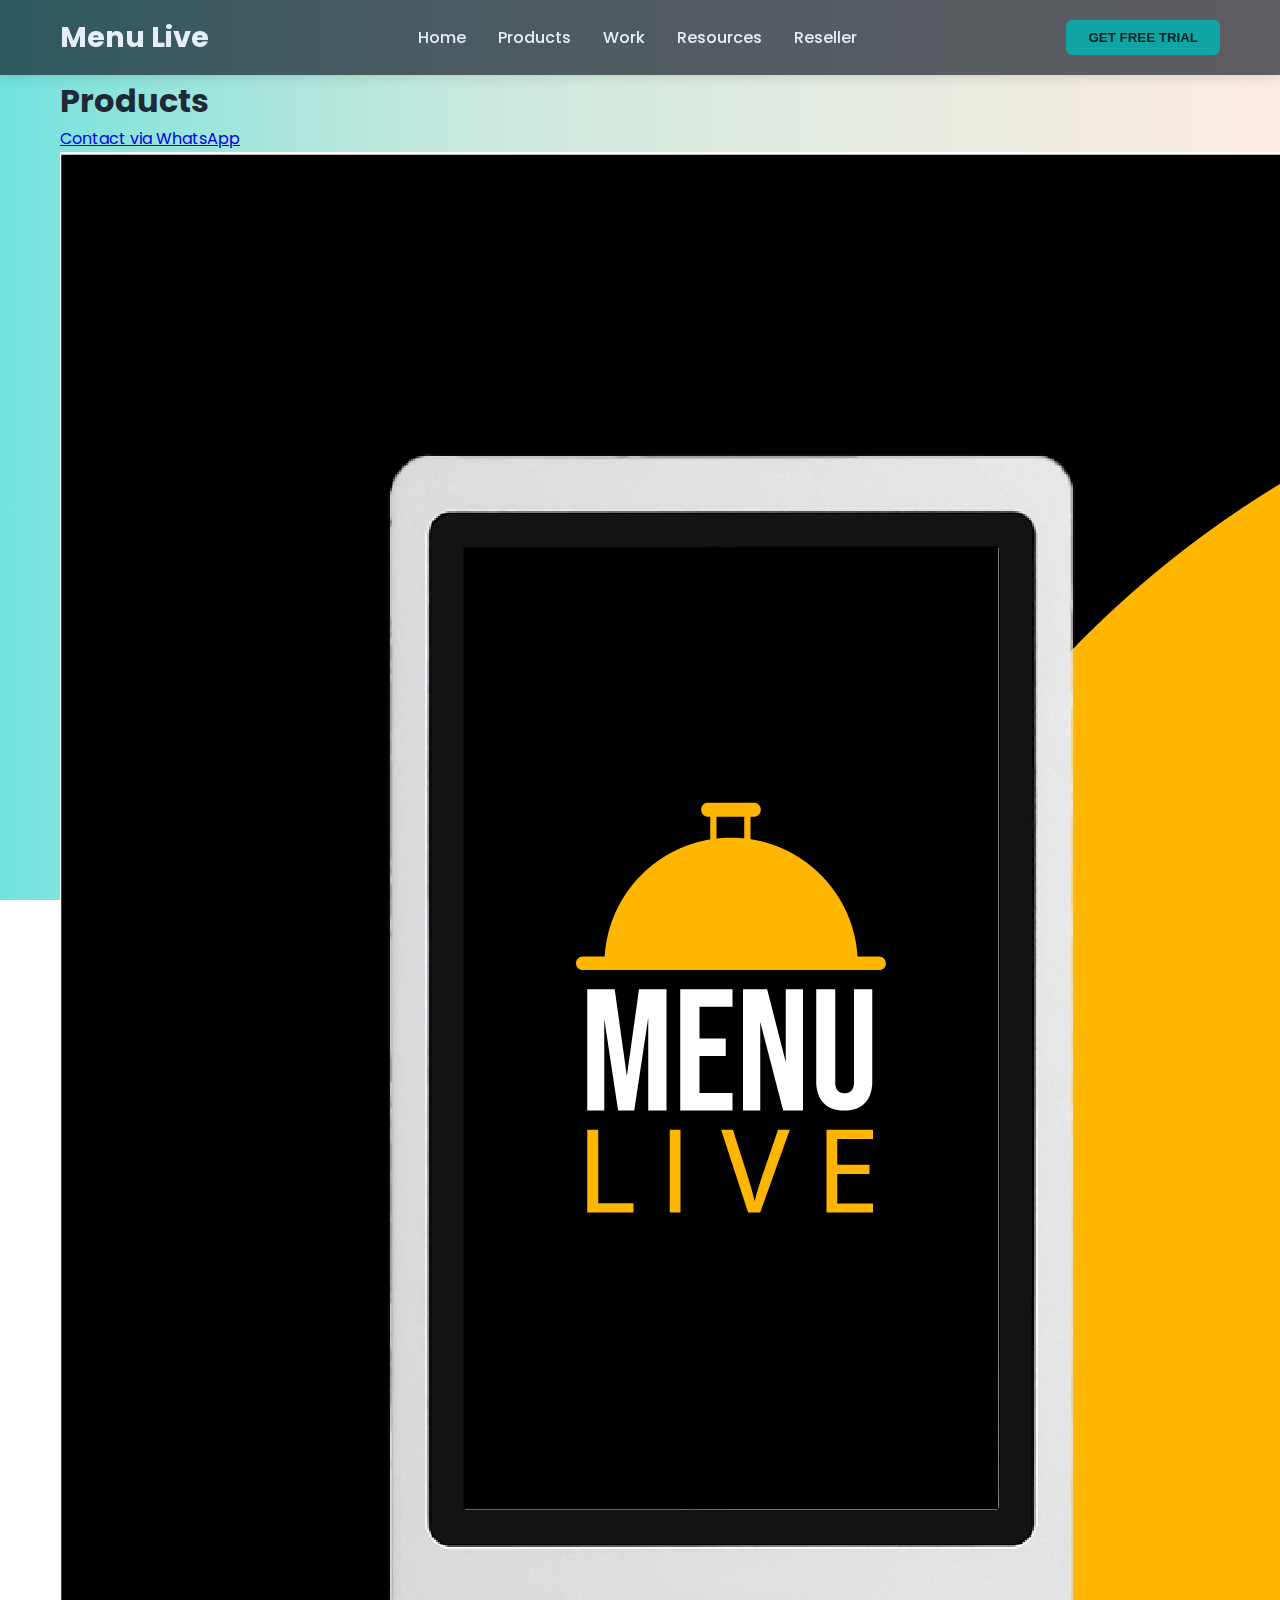
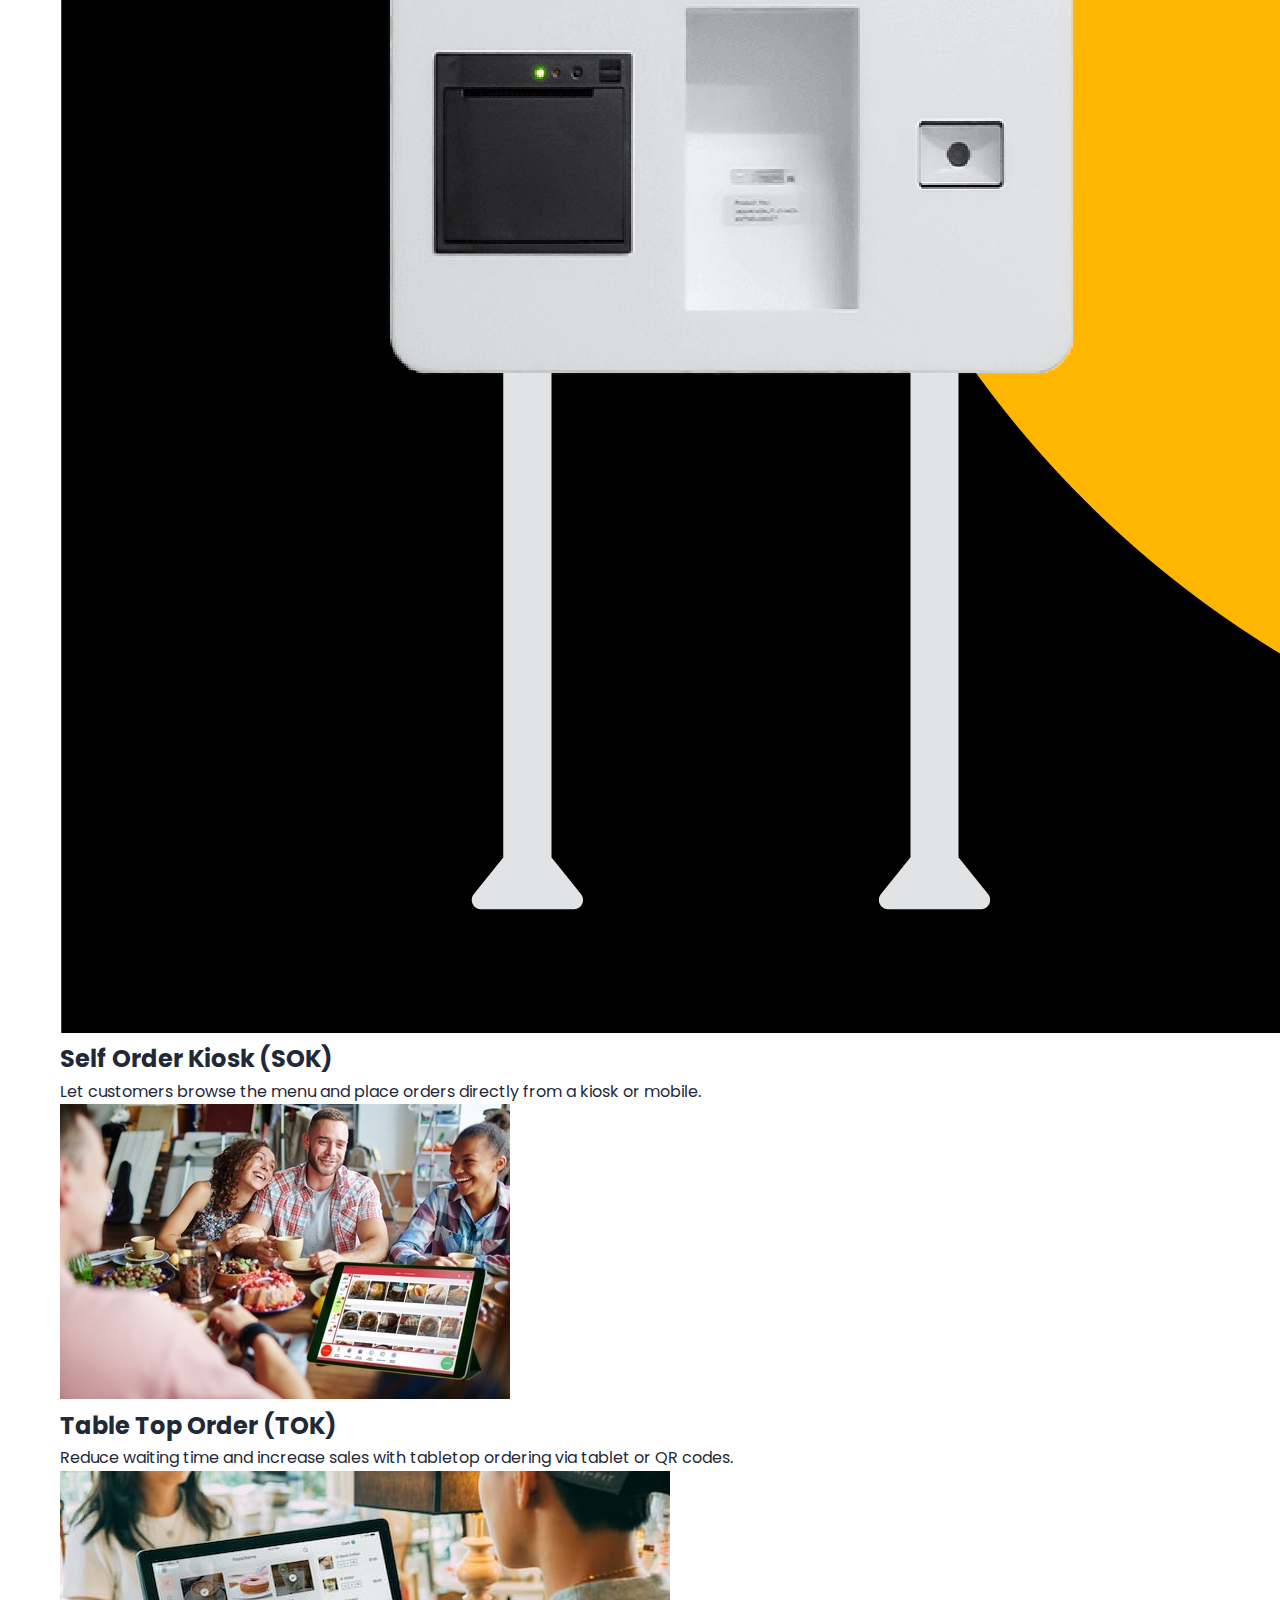
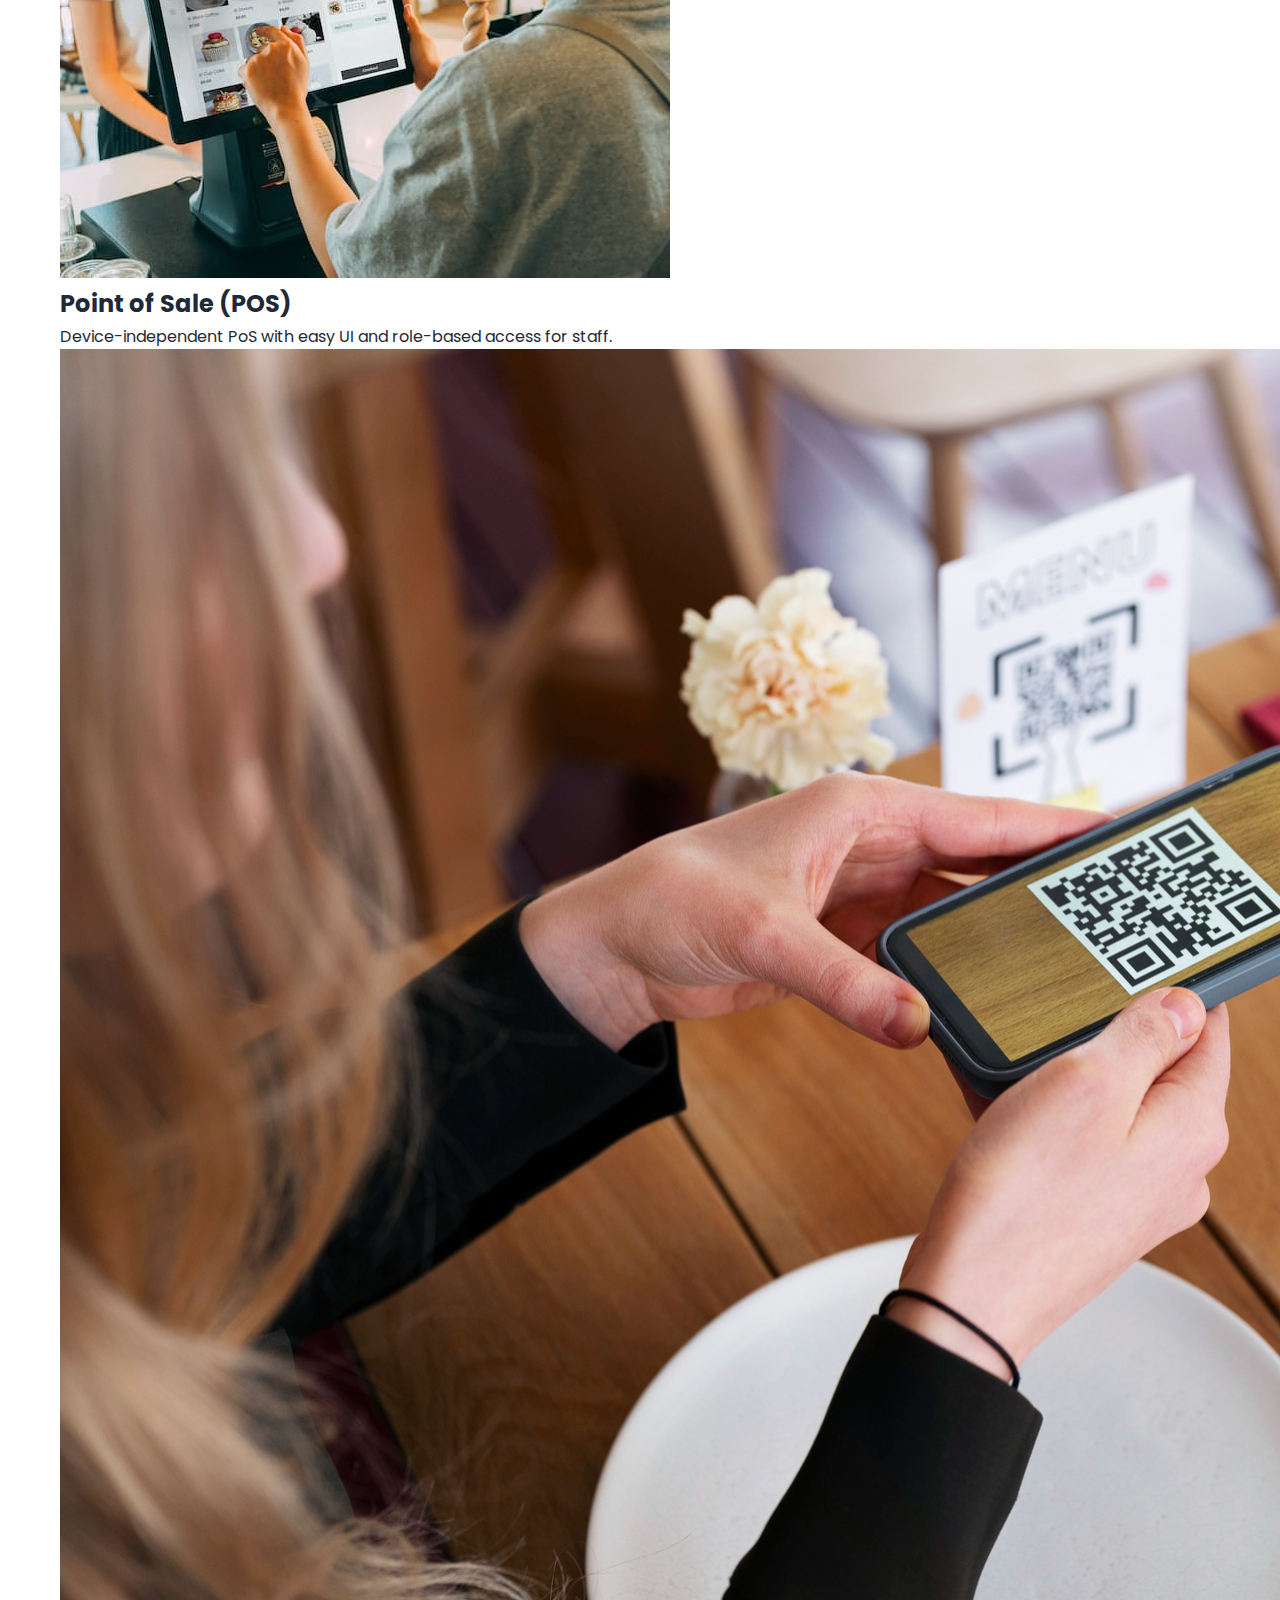
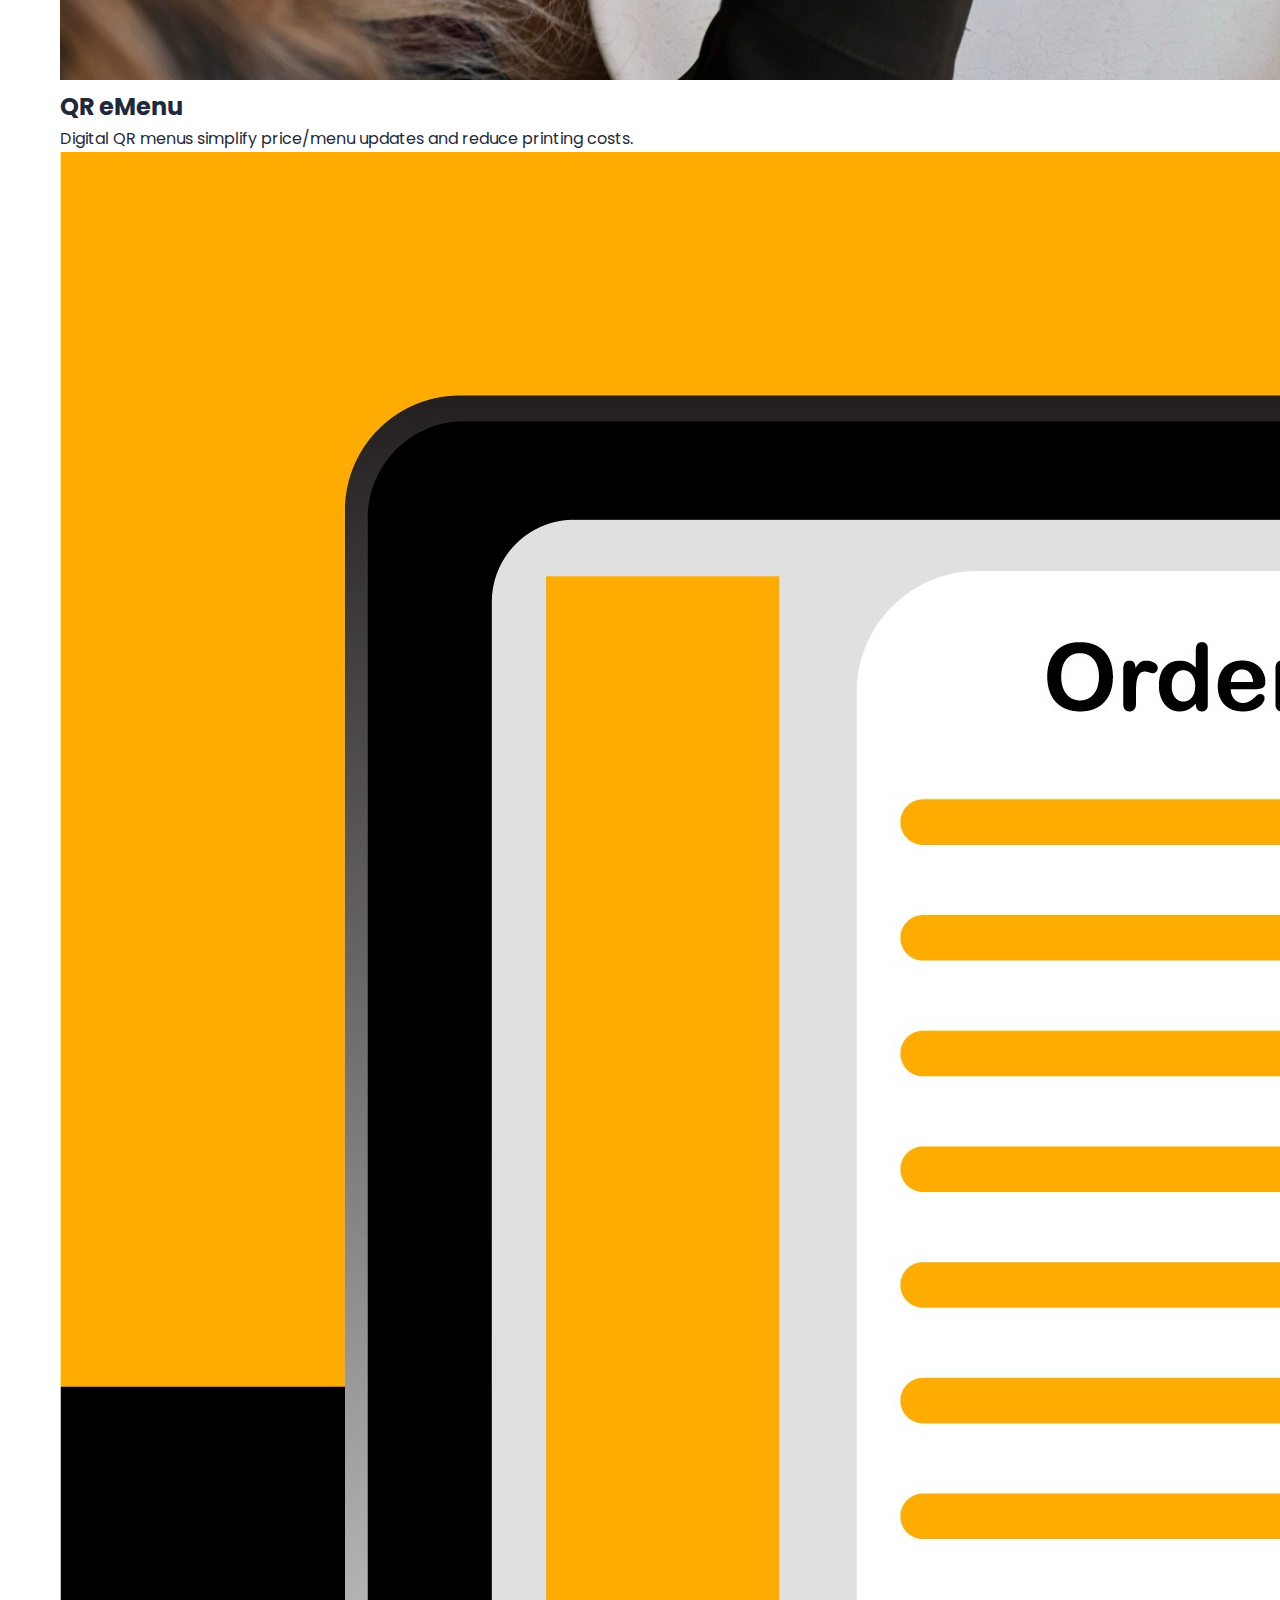
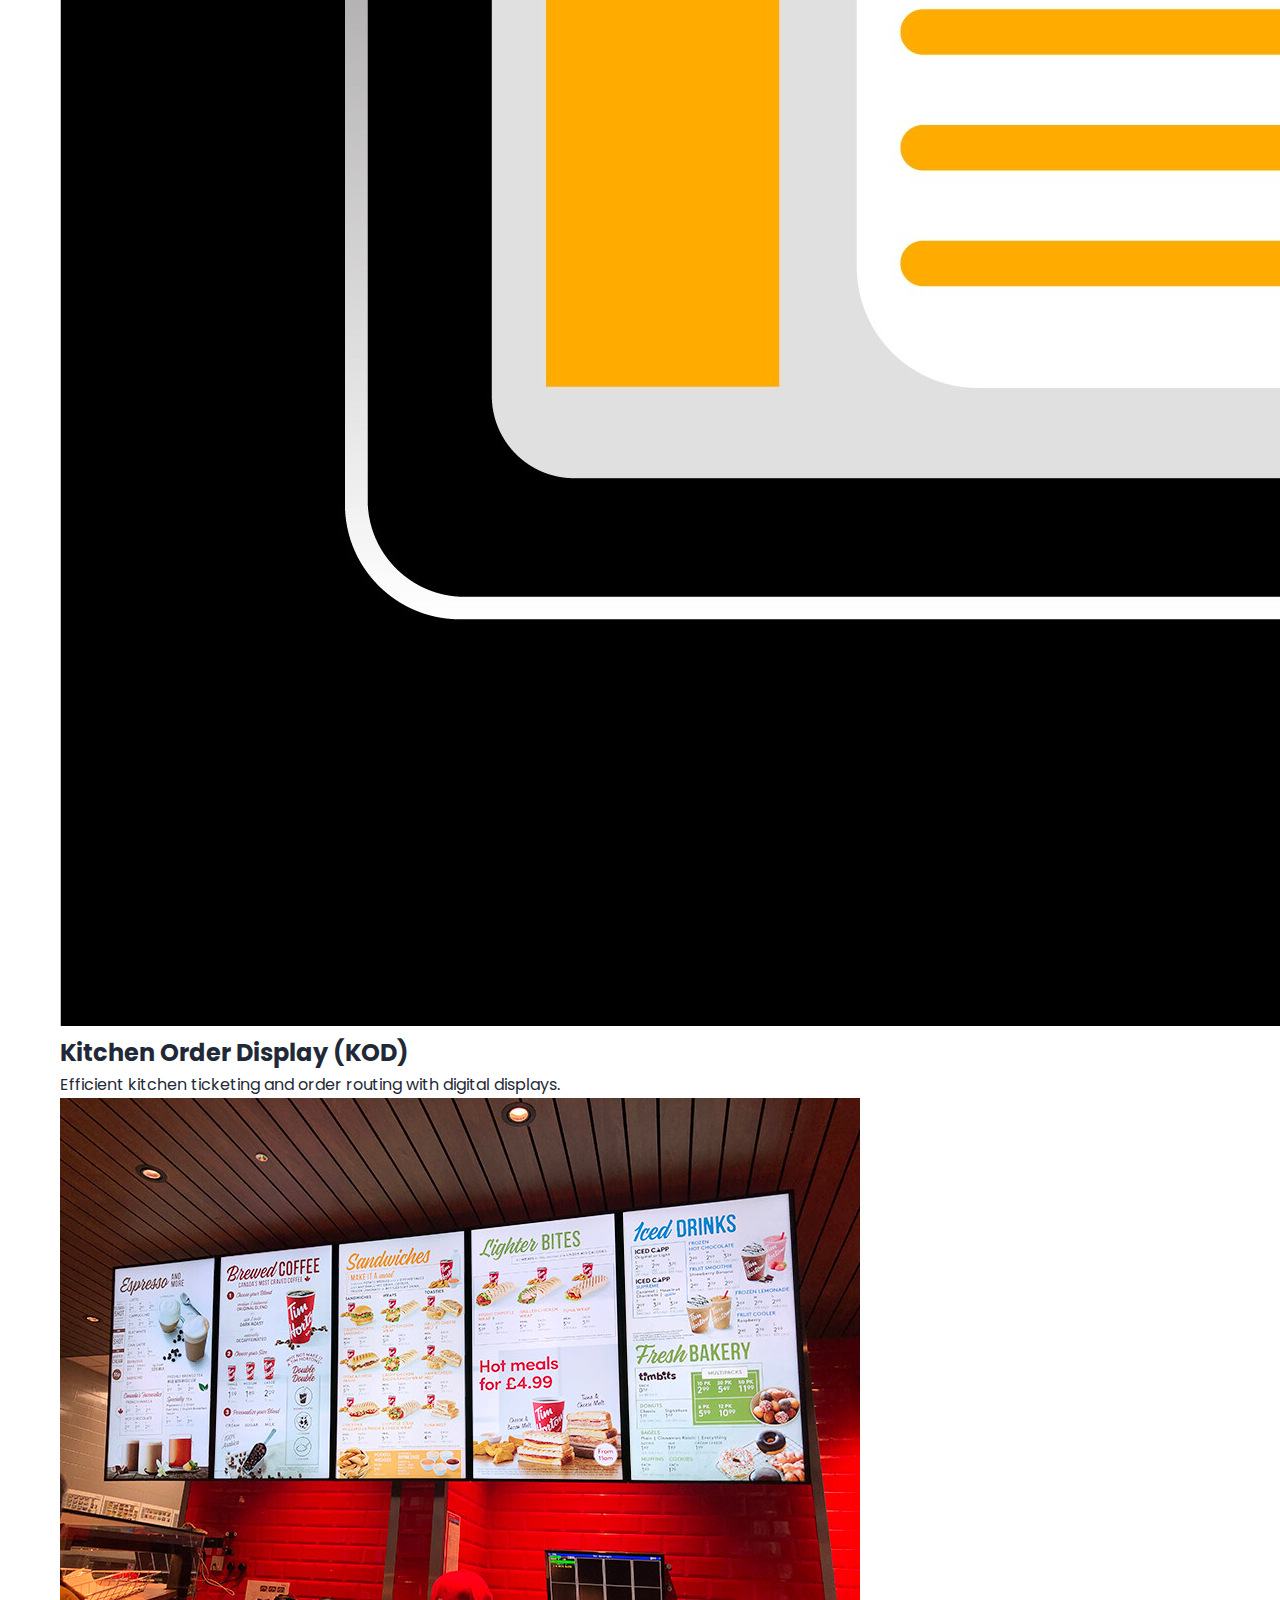
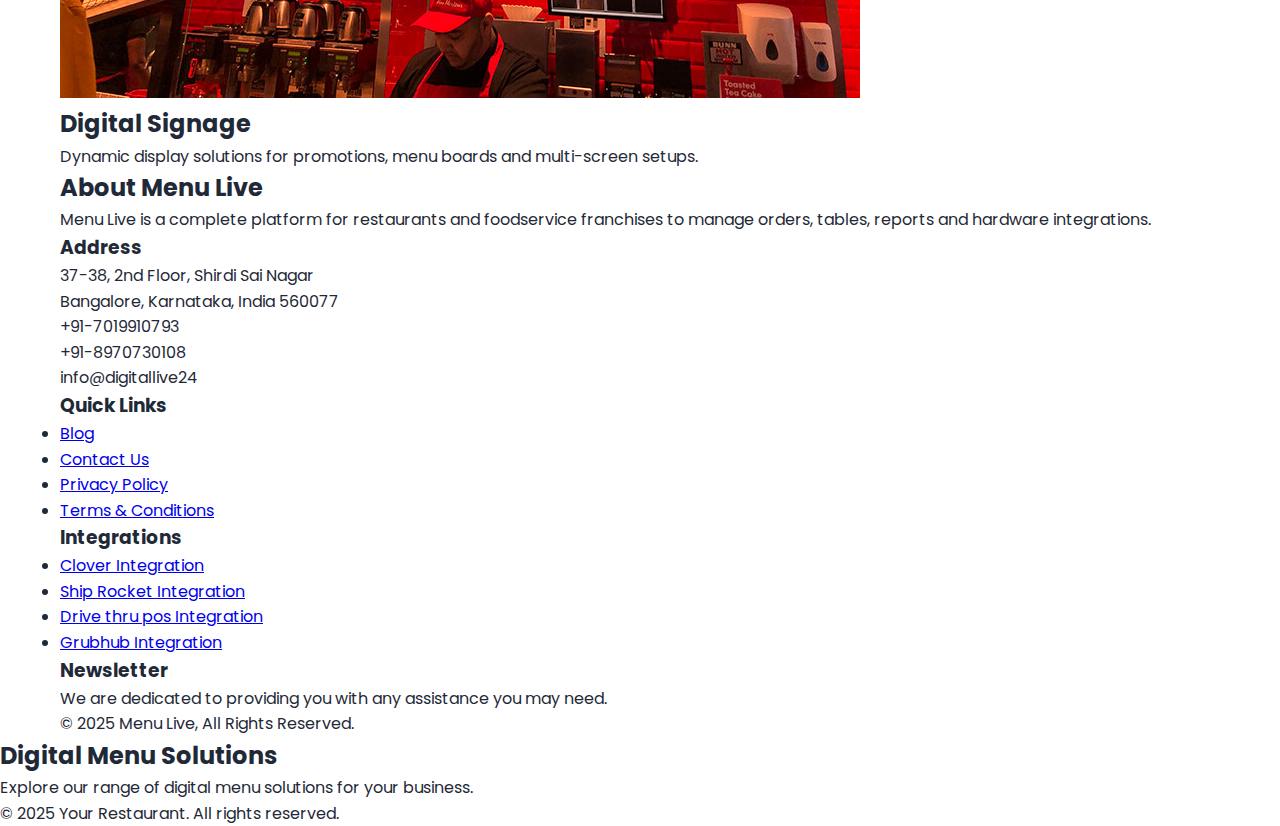
<file: products.html>
<!DOCTYPE html>
<html lang="en">
<head>
    <meta charset="UTF-8">
    <meta name="viewport" content="width=device-width, initial-scale=1.0">
    <title>Products - Menu Live</title>
    <link rel="stylesheet" href="styles.css">
    <link rel="preconnect" href="https://fonts.googleapis.com">
    <link rel="preconnect" href="https://fonts.gstatic.com" crossorigin>
    <link href="https://fonts.googleapis.com/css2?family=Poppins:wght@300;400;500;600;700;800&display=swap" rel="stylesheet">
</head>
<body>
    <!-- Navigation -->
    <nav class="navbar">
        <div class="container">
            <div class="nav-wrapper">
                <div class="logo">
                    <h2>Menu Live</h2>
                </div>
                <ul class="nav-menu">
                    <li><a href="index.html">Home</a></li>
                    <li><a href="products.html">Products</a></li>
                    <li><a href="work.html">Work</a></li>
                    <li><a href="resources.html">Resources</a></li>
                    <li><a href="reseller.html">Reseller</a></li>
                </ul>
                <button class="get-trial-btn">GET FREE TRIAL</button>
                <div class="hamburger">
                    <span></span>
                    <span></span>
                    <span></span>
                </div>
            </div>
        </div>
    </nav>
    <!-- Page content -->
    <main>
        <div class="container">
            <h1 class="section-title">Products</h1>
            <p class="center-note"><a href="https://api.whatsapp.com/send/?phone=917019910793&text&type=phone_number&app_absent=0" target="_blank" rel="noopener noreferrer">Contact via WhatsApp</a></p>

            <section class="products-grid">
                <article class="product-card">
                    <img src="assets/img/SOK.jpg" alt="Self Order Kiosk" class="hardware-img">
                    <h2>Self Order Kiosk (SOK)</h2>
                    <p>Let customers browse the menu and place orders directly from a kiosk or mobile.</p>
                </article>
                <article class="product-card">
                    <img src="assets/img/TOK2.jpg" alt="Table Top Order" class="hardware-img">
                    <h2>Table Top Order (TOK)</h2>
                    <p>Reduce waiting time and increase sales with tabletop ordering via tablet or QR codes.</p>
                </article>
                <article class="product-card">
                    <img src="assets/img/POS.jpeg" alt="Point of Sale" class="hardware-img">
                    <h2>Point of Sale (POS)</h2>
                    <p>Device-independent PoS with easy UI and role-based access for staff.</p>
                </article>
                <article class="product-card">
                    <img src="assets/img/QR-Table-Scan1.jpg" alt="QR eMenu" class="hardware-img">
                    <h2>QR eMenu</h2>
                    <p>Digital QR menus simplify price/menu updates and reduce printing costs.</p>
                </article>
                <article class="product-card">
                    <img src="assets/img/kod.jpg" alt="Kitchen Order Display" class="hardware-img">
                    <h2>Kitchen Order Display (KOD)</h2>
                    <p>Efficient kitchen ticketing and order routing with digital displays.</p>
                </article>
                <article class="product-card">
                    <img src="assets/img/digital-signage.jpeg" alt="Digital Signage" class="hardware-img">
                    <h2>Digital Signage</h2>
                    <p>Dynamic display solutions for promotions, menu boards and multi-screen setups.</p>
                </article>
            </section>

            <section class="contact section-bottom">
                <div class="about-section">
                    <h2>About Menu Live</h2>
                    <p>Menu Live is a complete platform for restaurants and foodservice franchises to manage orders, tables, reports and hardware integrations.</p>
                </div>
            </section>
        </div>
    </main>

    <footer class="footer">
        <div class="container">
            <div class="footer-content">
                <div class="footer-section">
                    <h3>Address</h3>
                    <p>37-38, 2nd Floor, Shirdi Sai Nagar<br>Bangalore, Karnataka, India 560077</p>
                    <p>+91-7019910793<br>+91-8970730108</p>
                    <p>info@digitallive24</p>
                </div>
                <div class="footer-section">
                    <h3>Quick Links</h3>
                    <ul>
                        <li><a href="#">Blog</a></li>
                        <li><a href="#">Contact Us</a></li>
                        <li><a href="#">Privacy Policy</a></li>
                        <li><a href="#">Terms & Conditions</a></li>
                    </ul>
                </div>
                <div class="footer-section">
                    <h3>Integrations</h3>
                    <ul>
                        <li><a href="#">Clover Integration</a></li>
                        <li><a href="#">Ship Rocket Integration</a></li>
                        <li><a href="#">Drive thru pos Integration</a></li>
                        <li><a href="#">Grubhub Integration</a></li>
                    </ul>
                </div>
                <div class="footer-section">
                    <h3>Newsletter</h3>
                    <p>We are dedicated to providing you with any assistance you may need.</p>
                </div>
            </div>
            <div class="footer-bottom">
                <p>&copy; 2025 Menu Live, All Rights Reserved.</p>
            </div>
        </div>
    </footer>
                    <h2>Digital Menu Solutions</h2>
                    <p>Explore our range of digital menu solutions for your business.</p>
                </article>
                <!-- Add more product cards as needed -->
            </section>
        </main>
        <footer>
            <p>&copy; 2025 Your Restaurant. All rights reserved.</p>
        </footer>
    </div>
    <script src="script.js"></script>
</body>
</html>
</file>
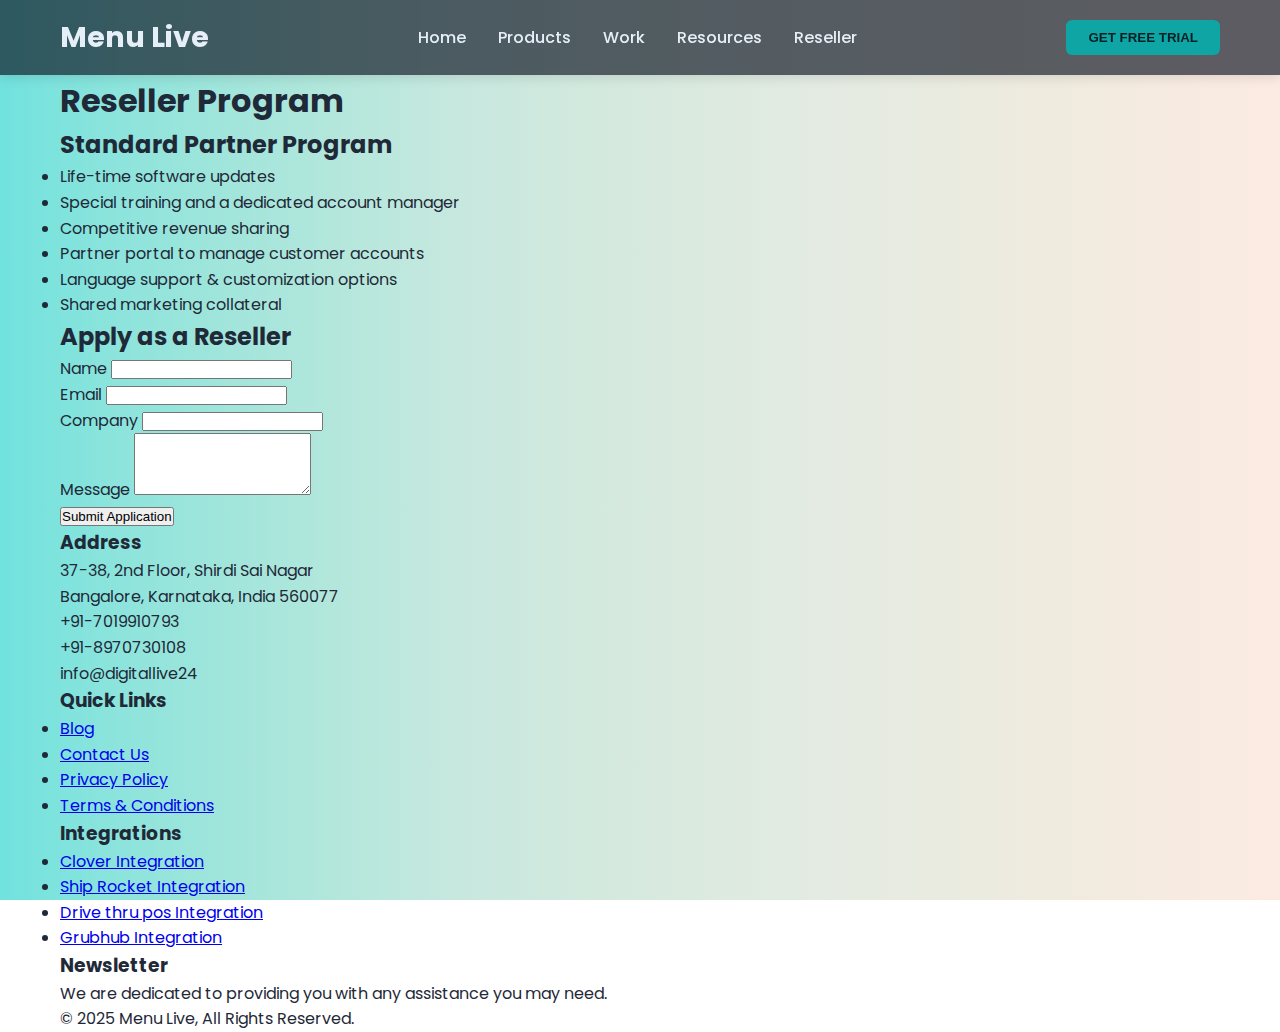
<file: reseller.html>
<!DOCTYPE html>
<html lang="en">
<head>
    <meta charset="UTF-8">
    <meta name="viewport" content="width=device-width, initial-scale=1.0">
    <title>Reseller Program - Menu Live</title>
    <link rel="stylesheet" href="styles.css">
    <link rel="preconnect" href="https://fonts.googleapis.com">
    <link rel="preconnect" href="https://fonts.gstatic.com" crossorigin>
    <link href="https://fonts.googleapis.com/css2?family=Poppins:wght@300;400;500;600;700;800&display=swap" rel="stylesheet">
</head>
<body>
    <!-- Navigation -->
    <nav class="navbar">
        <div class="container">
            <div class="nav-wrapper">
                <div class="logo">
                    <h2>Menu Live</h2>
                </div>
                <ul class="nav-menu">
                    <li><a href="index.html">Home</a></li>
                    <li><a href="products.html">Products</a></li>
                    <li><a href="work.html">Work</a></li>
                    <li><a href="resources.html">Resources</a></li>
                    <li><a href="reseller.html">Reseller</a></li>
                </ul>
                <button class="get-trial-btn">GET FREE TRIAL</button>
                <div class="hamburger">
                    <span></span>
                    <span></span>
                    <span></span>
                </div>
            </div>
        </div>
    </nav>

    <main>
        <div class="container">
            <h1 class="section-title">Reseller Program</h1>

            <section class="reseller-info">
                <div>
                    <h2>Standard Partner Program</h2>
                    <ul class="benefits">
                        <li>Life-time software updates</li>
                        <li>Special training and a dedicated account manager</li>
                        <li>Competitive revenue sharing</li>
                        <li>Partner portal to manage customer accounts</li>
                        <li>Language support & customization options</li>
                        <li>Shared marketing collateral</li>
                    </ul>
                </div>

                <aside>
                    <h2>Apply as a Reseller</h2>
                    <div class="contact-form">
                        <form id="resellerForm">
                            <div class="form-group">
                                <label for="name">Name</label>
                                <input type="text" id="name" name="name" required>
                            </div>
                            <div class="form-group">
                                <label for="email">Email</label>
                                <input type="email" id="email" name="email" required>
                            </div>
                            <div class="form-group">
                                <label for="company">Company</label>
                                <input type="text" id="company" name="company">
                            </div>
                            <div class="form-group">
                                <label for="message">Message</label>
                                <textarea id="message" name="message" rows="4"></textarea>
                            </div>
                            <button type="submit" class="btn-primary">Submit Application</button>
                        </form>
                    </div>
                </aside>
            </section>
        </div>
    </main>

    <footer class="footer">
        <div class="container">
            <div class="footer-content">
                <div class="footer-section">
                    <h3>Address</h3>
                    <p>37-38, 2nd Floor, Shirdi Sai Nagar<br>Bangalore, Karnataka, India 560077</p>
                    <p>+91-7019910793<br>+91-8970730108</p>
                    <p>info@digitallive24</p>
                </div>
                <div class="footer-section">
                    <h3>Quick Links</h3>
                    <ul>
                        <li><a href="#">Blog</a></li>
                        <li><a href="#">Contact Us</a></li>
                        <li><a href="#">Privacy Policy</a></li>
                        <li><a href="#">Terms & Conditions</a></li>
                    </ul>
                </div>
                <div class="footer-section">
                    <h3>Integrations</h3>
                    <ul>
                        <li><a href="#">Clover Integration</a></li>
                        <li><a href="#">Ship Rocket Integration</a></li>
                        <li><a href="#">Drive thru pos Integration</a></li>
                        <li><a href="#">Grubhub Integration</a></li>
                    </ul>
                </div>
                <div class="footer-section">
                    <h3>Newsletter</h3>
                    <p>We are dedicated to providing you with any assistance you may need.</p>
                </div>
            </div>
            <div class="footer-bottom">
                <p>&copy; 2025 Menu Live, All Rights Reserved.</p>
            </div>
        </div>
    </footer>

    <script src="script.js"></script>
</body>
</html>
</file>
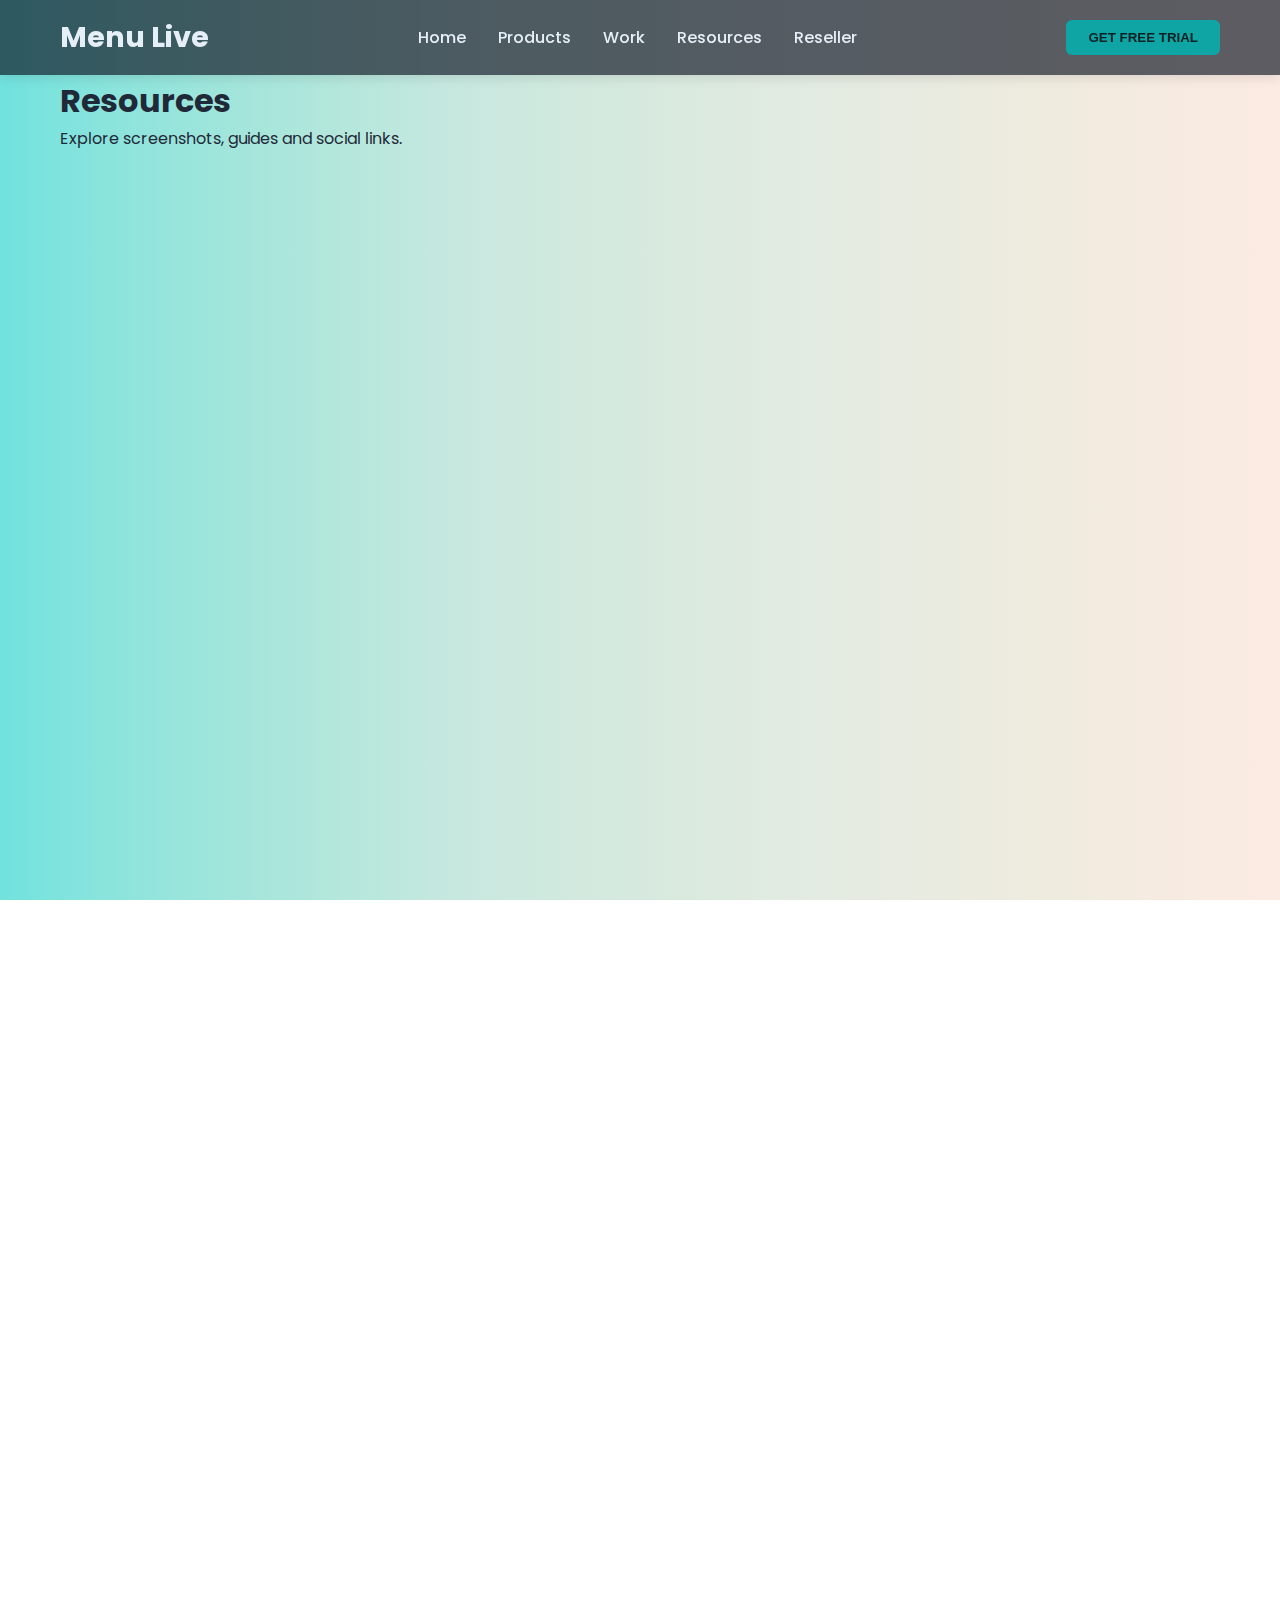
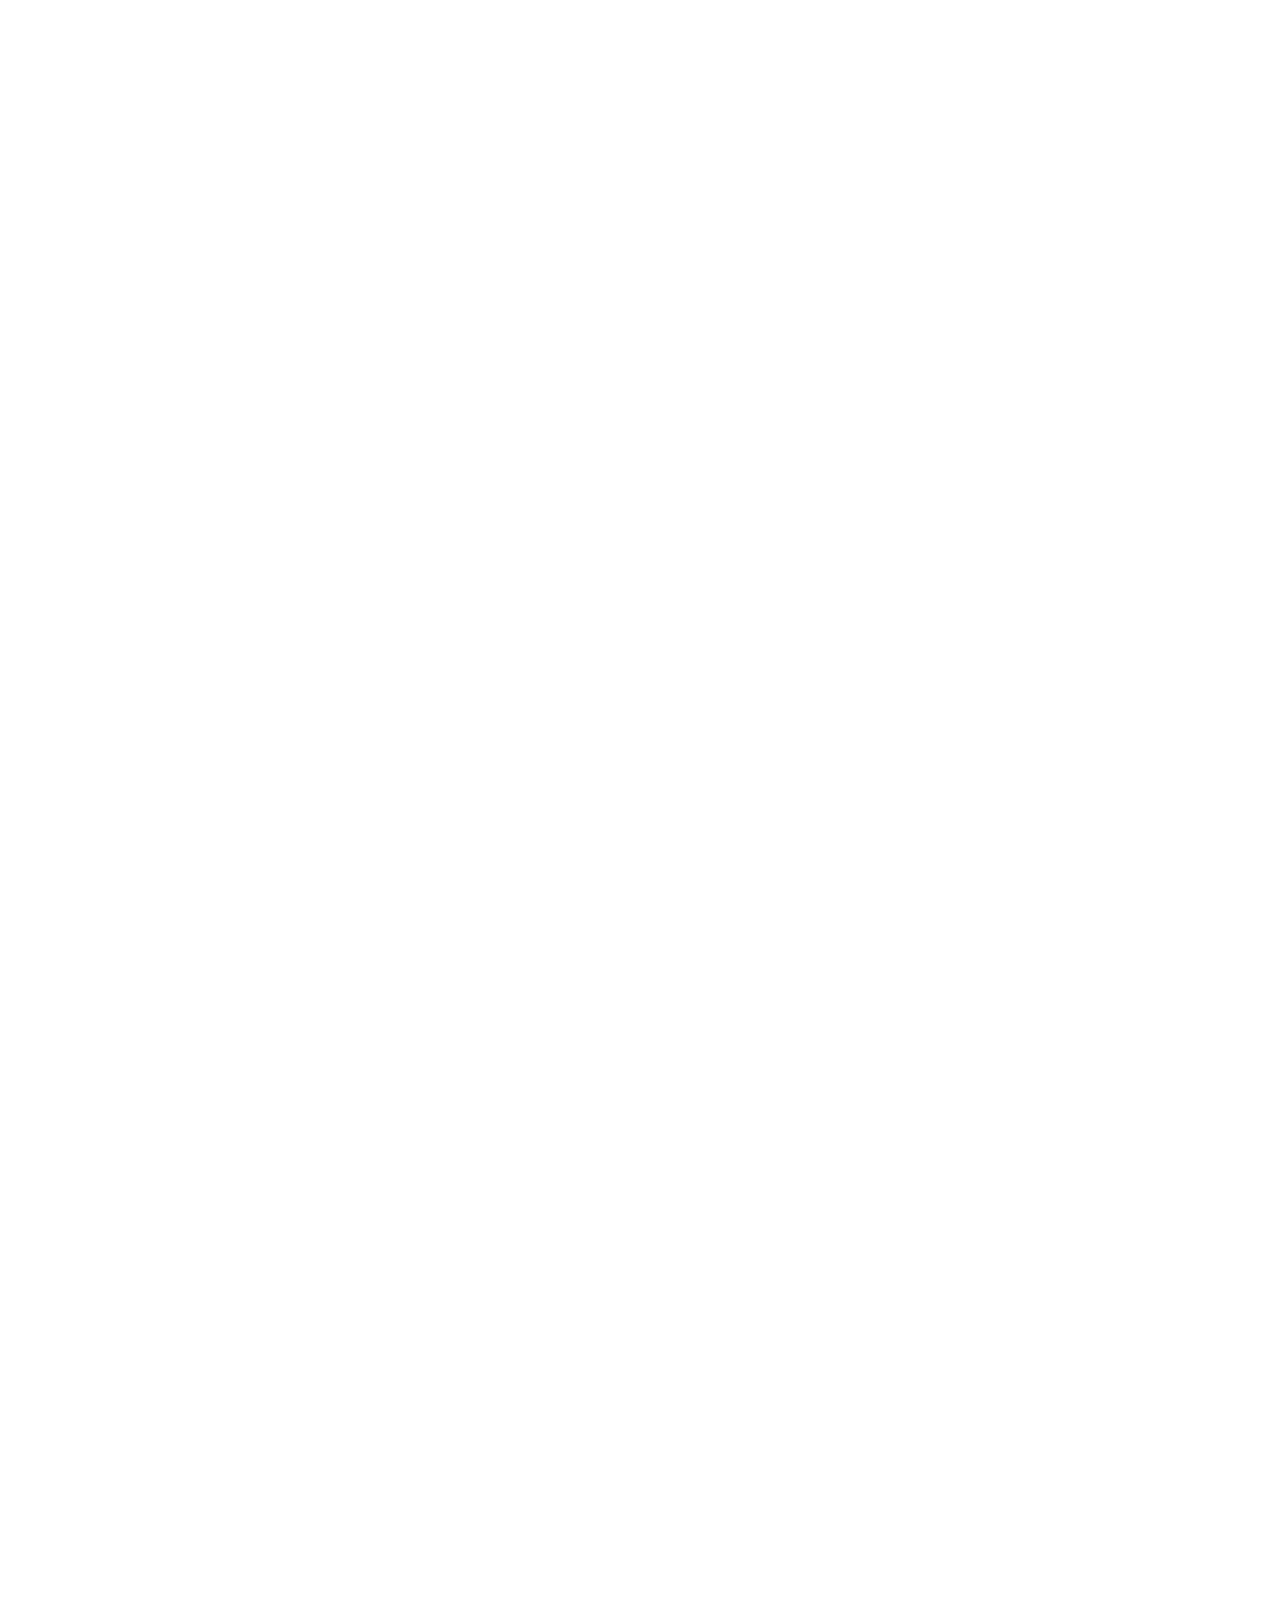
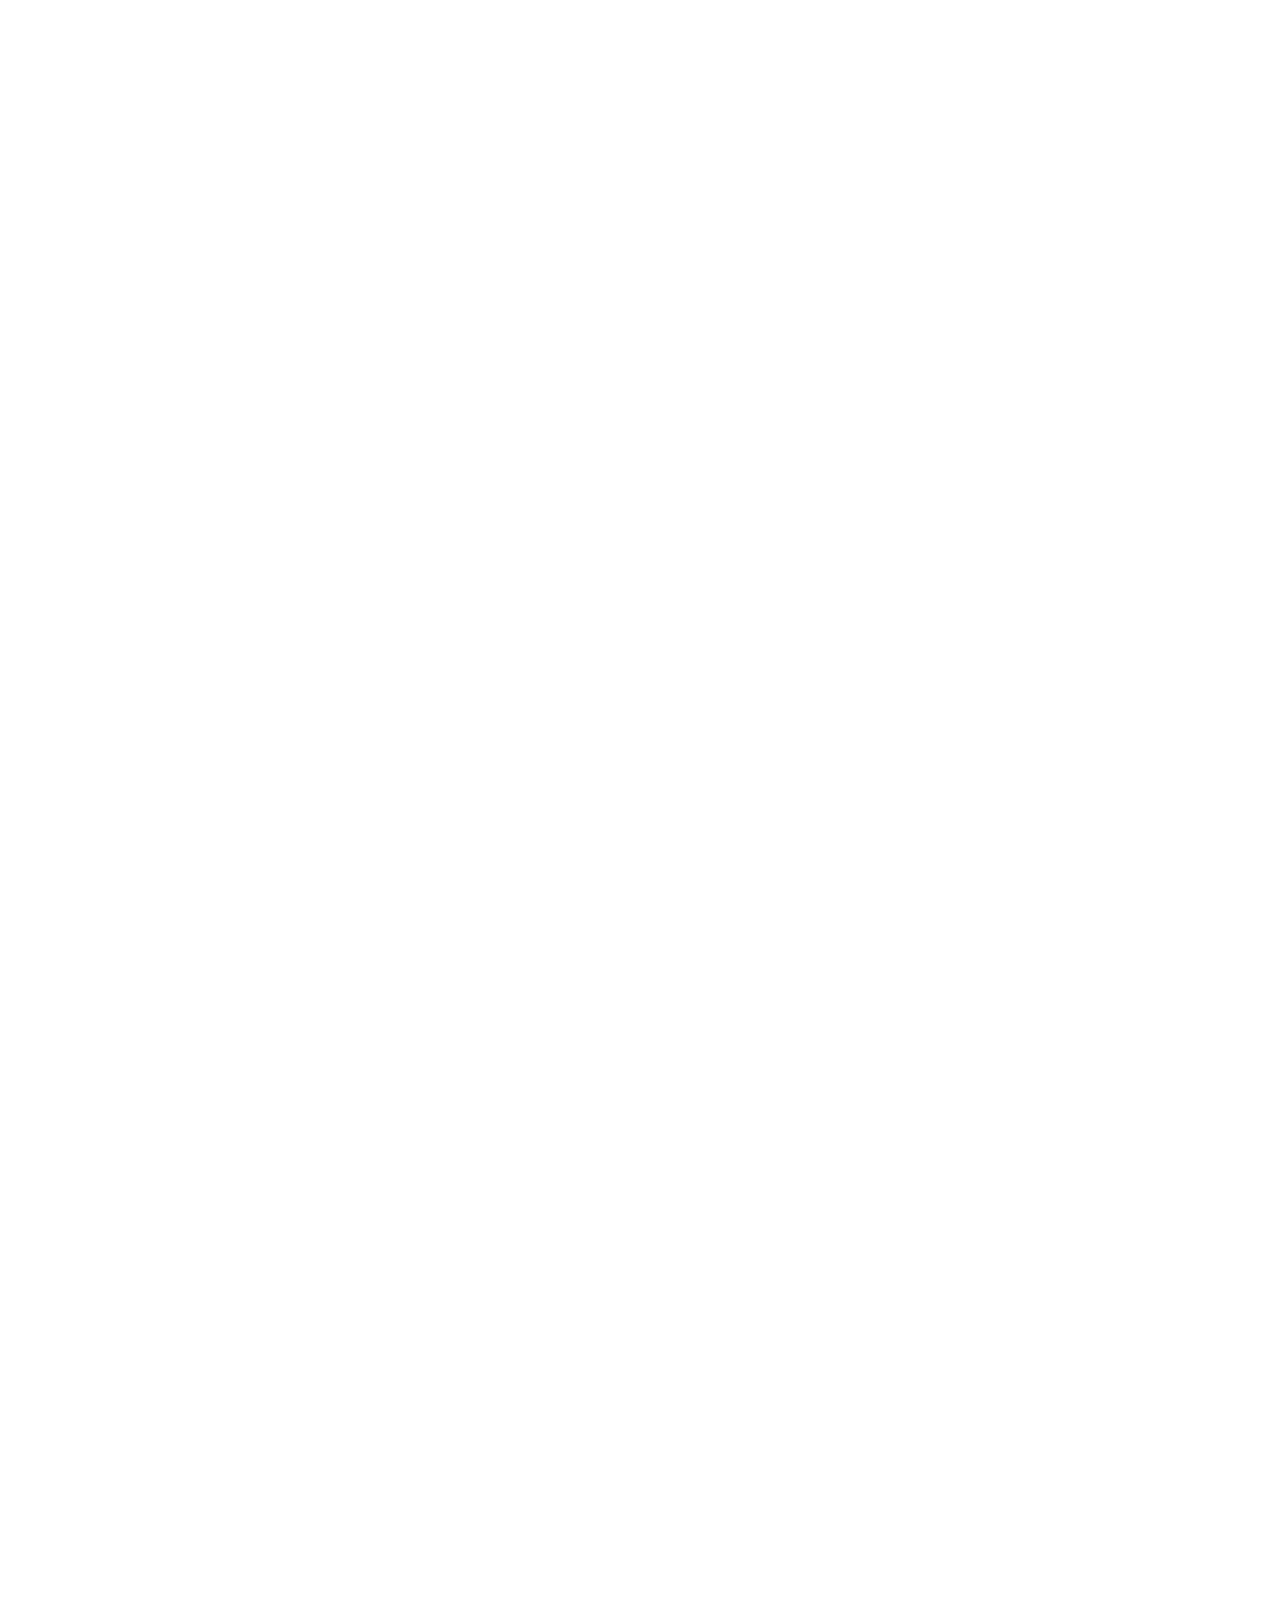
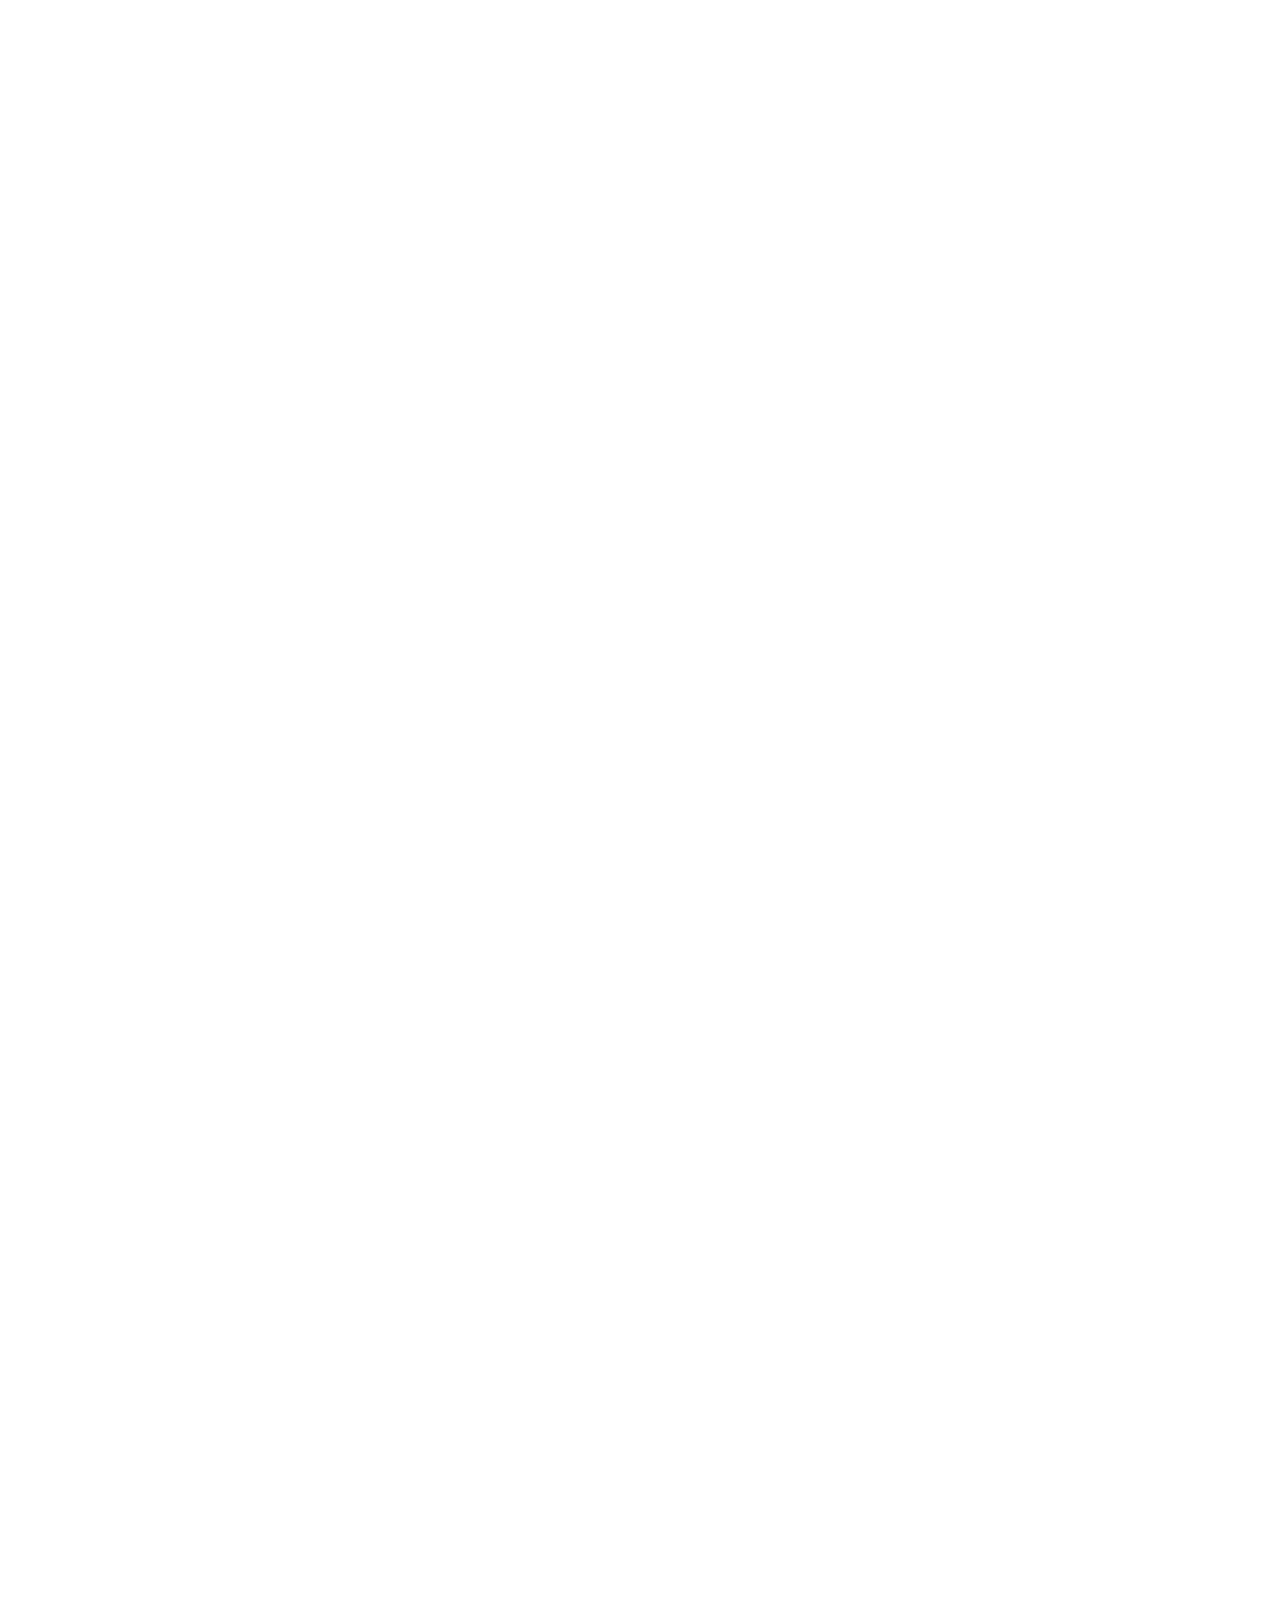
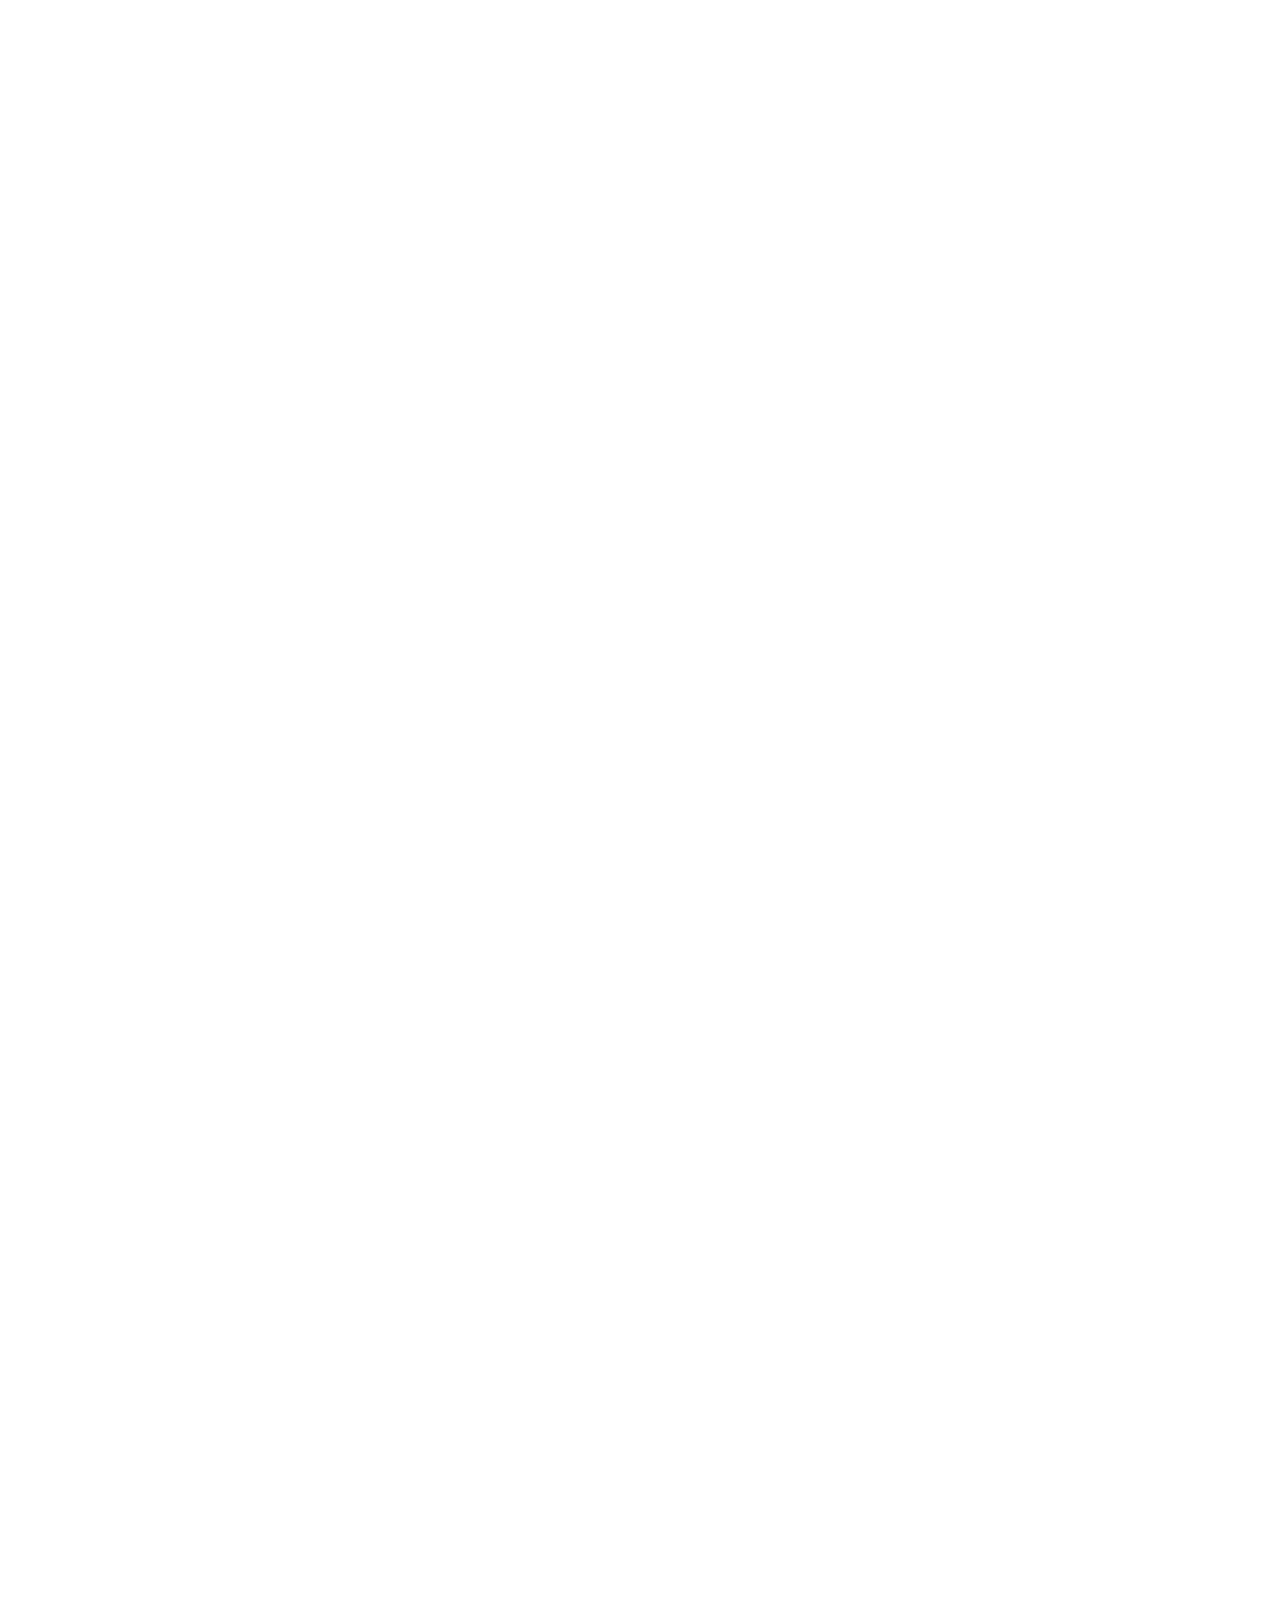
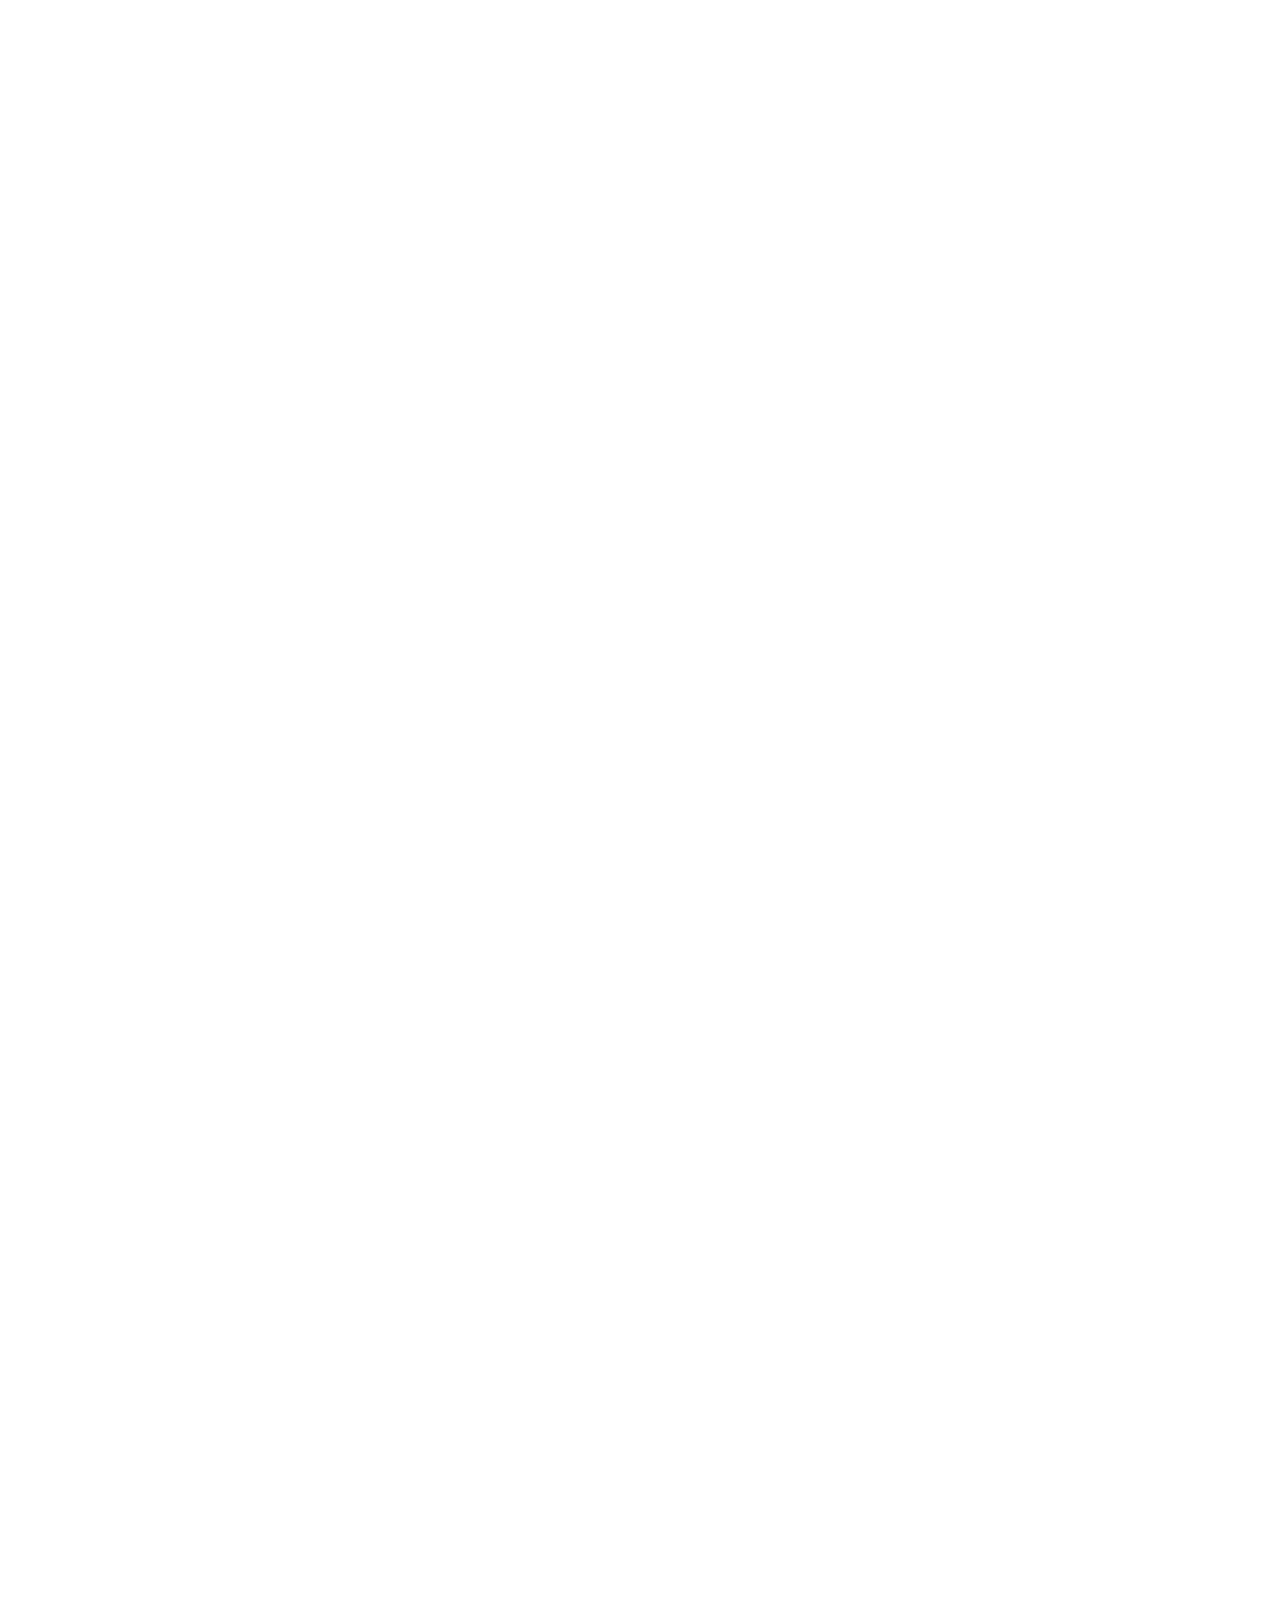
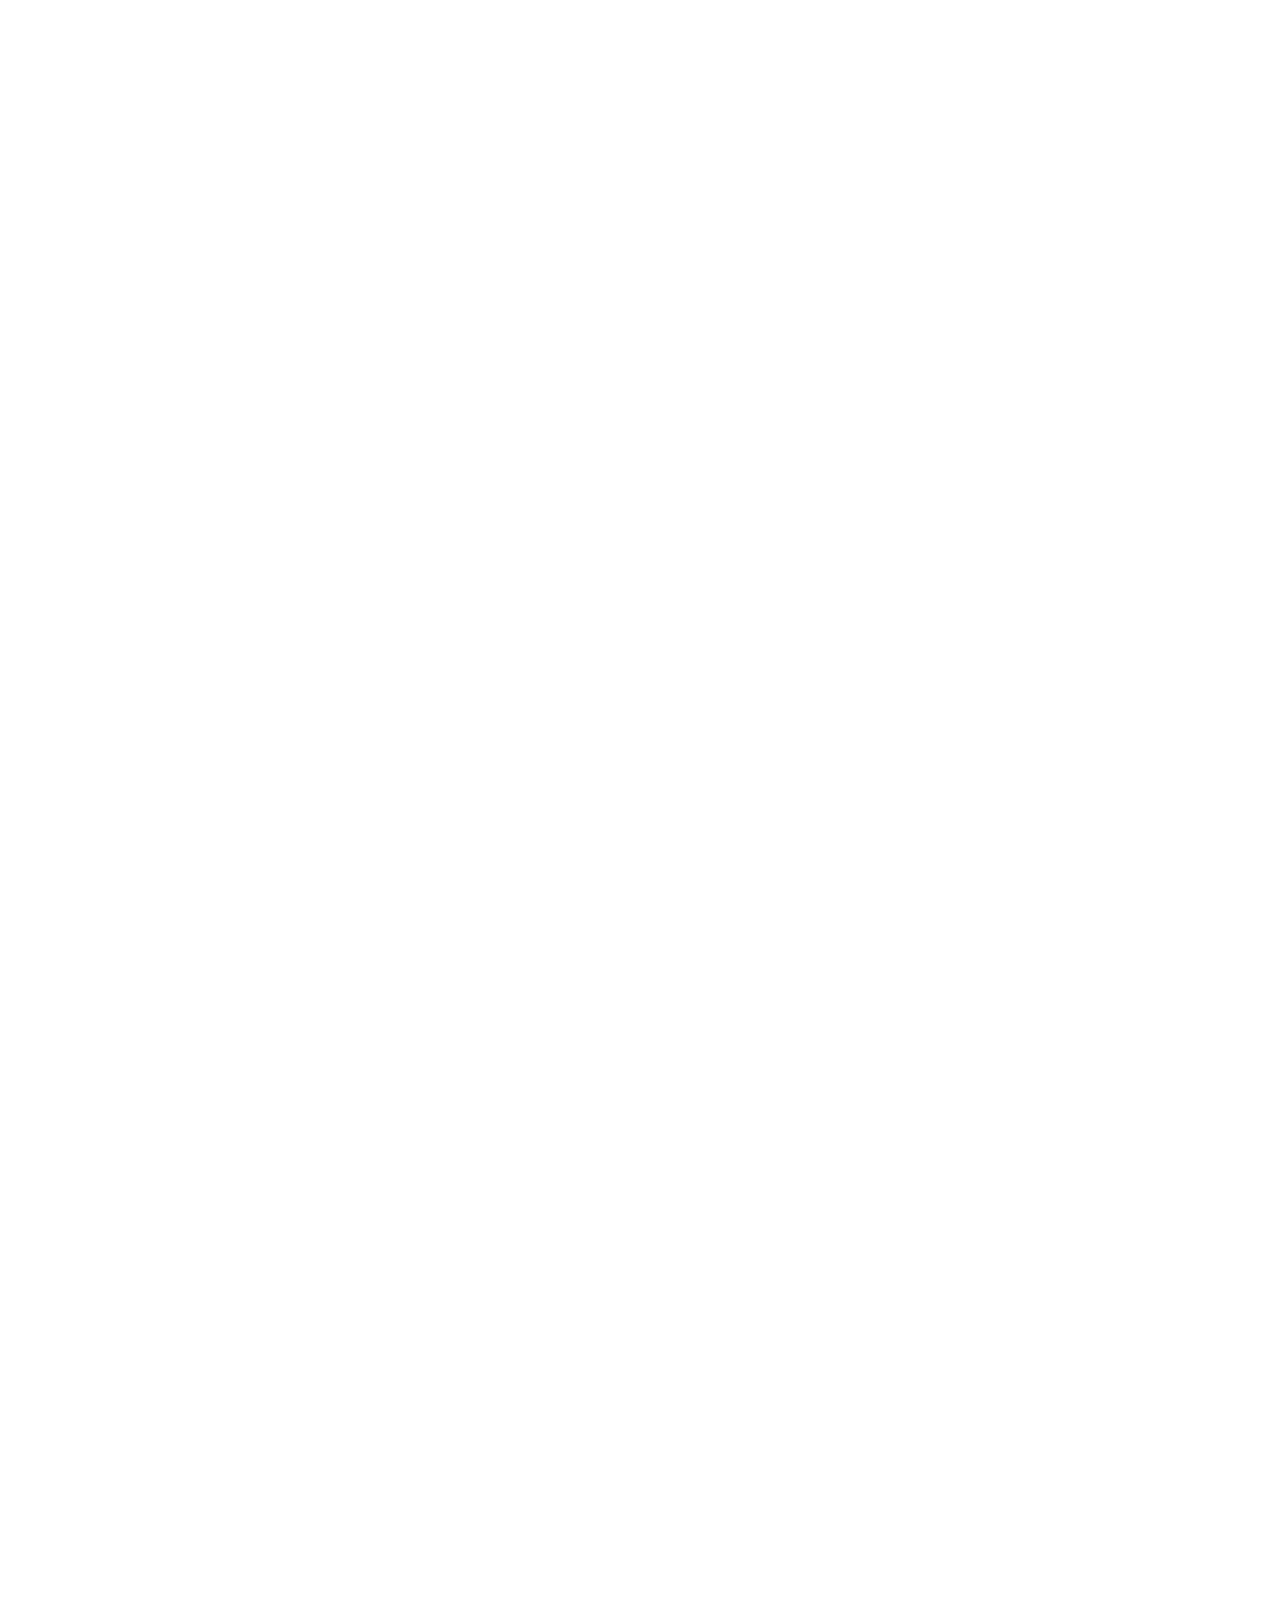
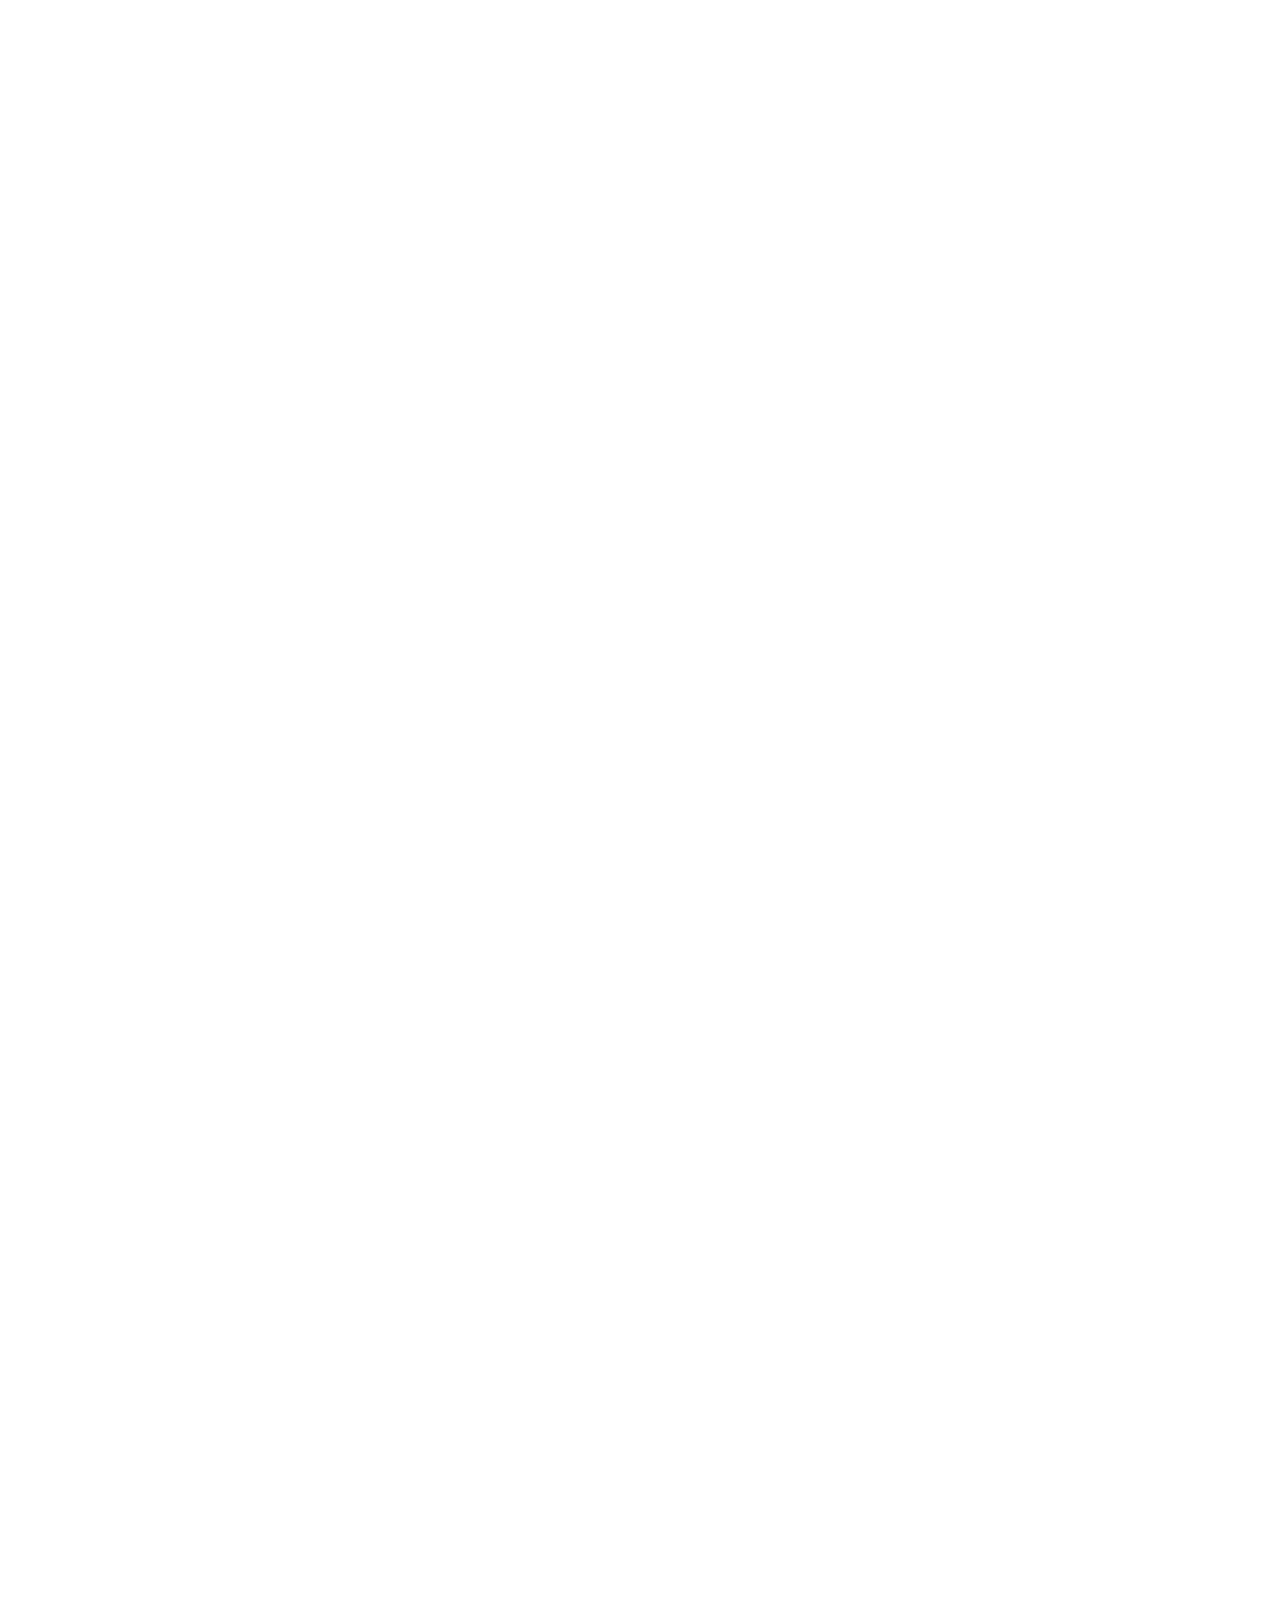
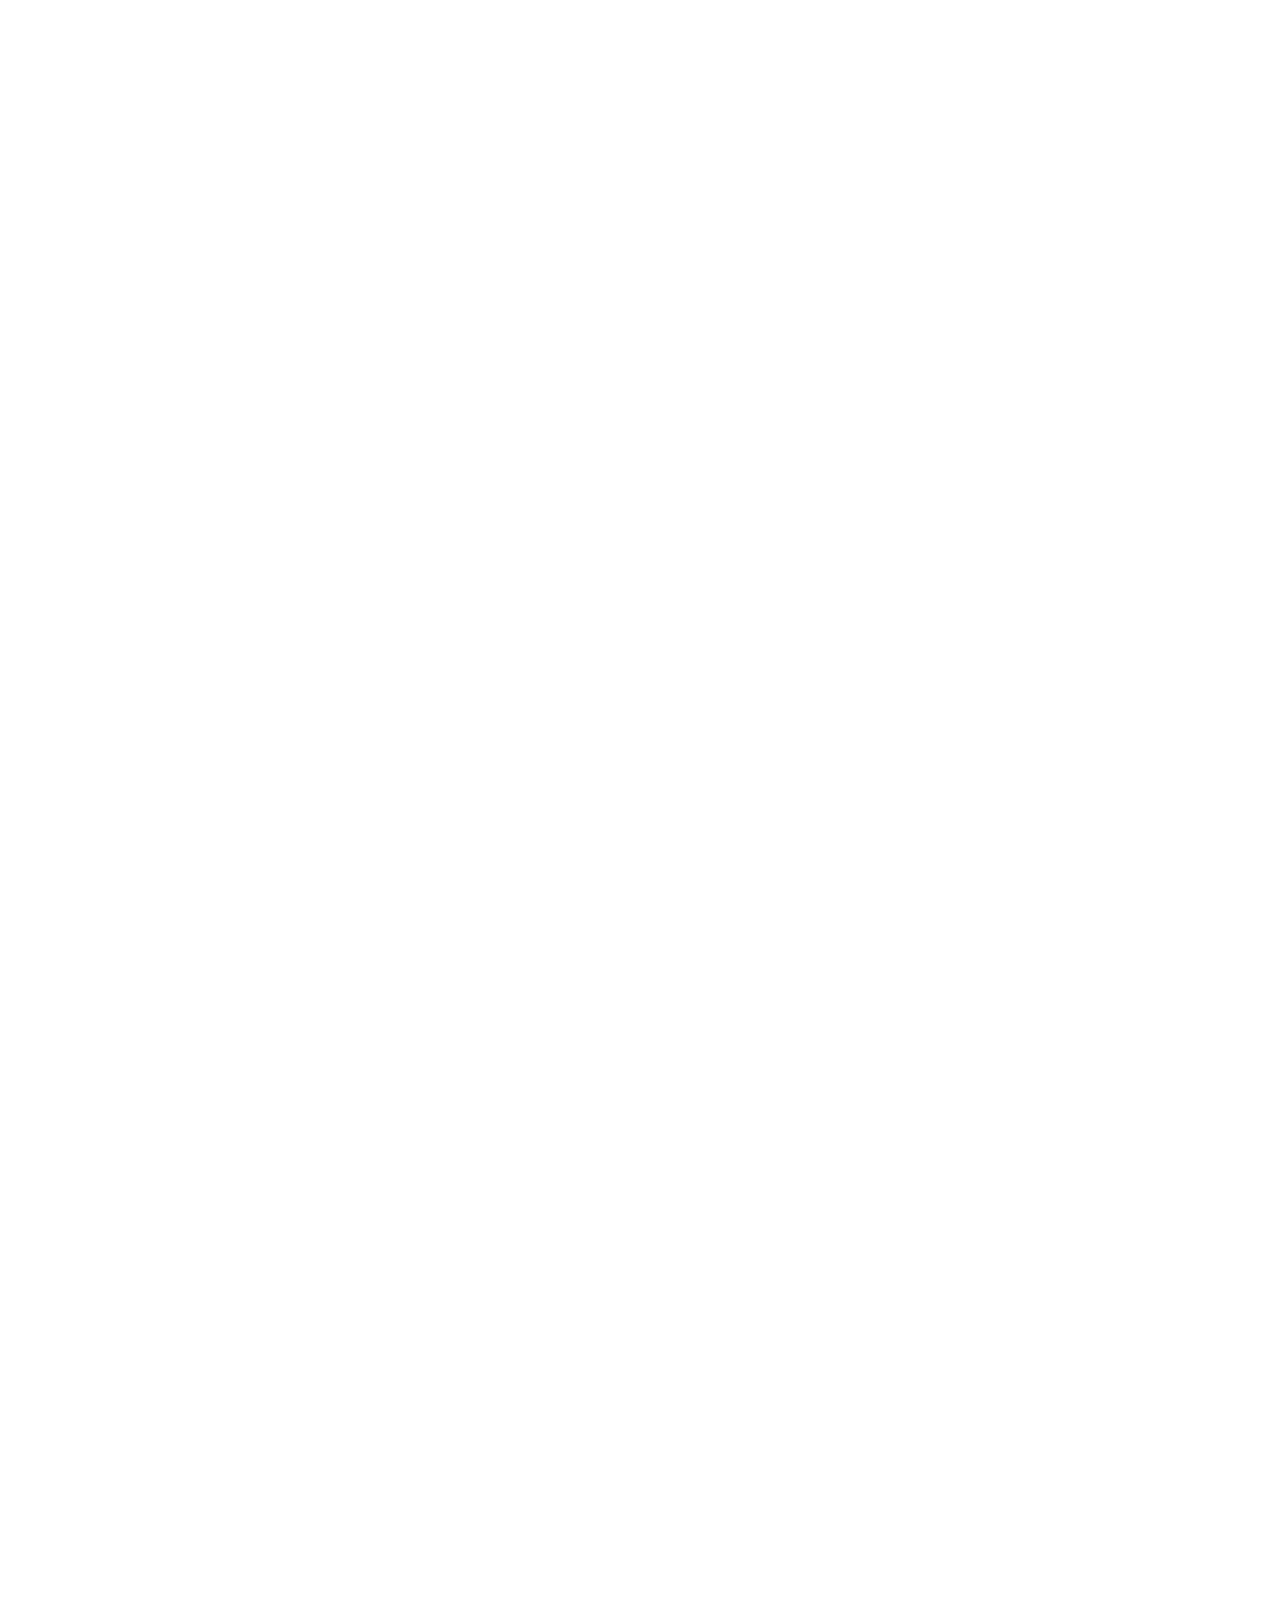
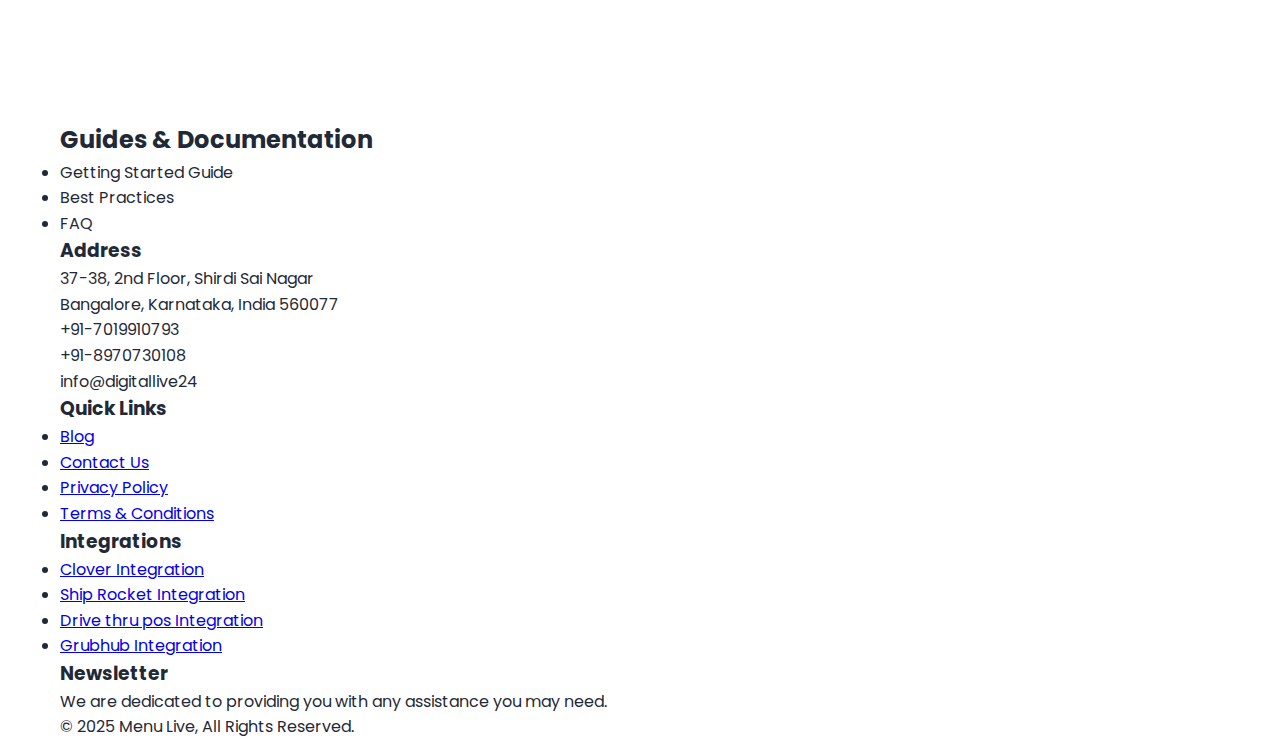
<file: resources.html>
<!DOCTYPE html>
<html lang="en">
<head>
    <meta charset="UTF-8">
    <meta name="viewport" content="width=device-width, initial-scale=1.0">
    <title>Resources - Menu Live</title>
    <link rel="stylesheet" href="styles.css">
    <link rel="preconnect" href="https://fonts.googleapis.com">
    <link rel="preconnect" href="https://fonts.gstatic.com" crossorigin>
    <link href="https://fonts.googleapis.com/css2?family=Poppins:wght@300;400;500;600;700;800&display=swap" rel="stylesheet">
</head>
<body>
    <!-- Navigation -->
    <nav class="navbar">
        <div class="container">
            <div class="nav-wrapper">
                <div class="logo">
                    <h2>Menu Live</h2>
                </div>
                <ul class="nav-menu">
                    <li><a href="index.html">Home</a></li>
                    <li><a href="products.html">Products</a></li>
                    <li><a href="work.html">Work</a></li>
                    <li><a href="resources.html">Resources</a></li>
                    <li><a href="reseller.html">Reseller</a></li>
                </ul>
                <button class="get-trial-btn">GET FREE TRIAL</button>
                <div class="hamburger">
                    <span></span>
                    <span></span>
                    <span></span>
                </div>
            </div>
        </div>
    </nav>
            <main>
                <div class="container">
                    <h1 class="section-title">Resources</h1>
                    <p class="center-note">Explore screenshots, guides and social links.</p>

                    <section class="partners partners-padding">
                        <div class="partners-grid">
                            <div class="partner-item"><img src="assets/img/screen-1.png" alt="Screen 1"></div>
                            <div class="partner-item"><img src="assets/img/screen-2.png" alt="Screen 2"></div>
                            <div class="partner-item"><img src="assets/img/screen-3.png" alt="Screen 3"></div>
                            <div class="partner-item"><img src="assets/img/screen-4.png" alt="Screen 4"></div>
                            <div class="partner-item"><img src="assets/img/screen-5.jpg" alt="Screen 5"></div>
                            <div class="partner-item"><img src="assets/img/screen-6.png" alt="Screen 6"></div>
                        </div>
                    </section>

                    <section class="resources-content">
                        <article class="resource-card">
                            <h2>Guides & Documentation</h2>
                            <ul class="resource-list">
                                <li>Getting Started Guide</li>
                                <li>Best Practices</li>
                                <li>FAQ</li>
                            </ul>
                        </article>
                    </section>
                </div>
            </main>

            <footer class="footer">
                <div class="container">
                    <div class="footer-content">
                        <div class="footer-section">
                            <h3>Address</h3>
                            <p>37-38, 2nd Floor, Shirdi Sai Nagar<br>Bangalore, Karnataka, India 560077</p>
                            <p>+91-7019910793<br>+91-8970730108</p>
                            <p>info@digitallive24</p>
                        </div>
                        <div class="footer-section">
                            <h3>Quick Links</h3>
                            <ul>
                                <li><a href="#">Blog</a></li>
                                <li><a href="#">Contact Us</a></li>
                                <li><a href="#">Privacy Policy</a></li>
                                <li><a href="#">Terms & Conditions</a></li>
                            </ul>
                        </div>
                        <div class="footer-section">
                            <h3>Integrations</h3>
                            <ul>
                                <li><a href="#">Clover Integration</a></li>
                                <li><a href="#">Ship Rocket Integration</a></li>
                                <li><a href="#">Drive thru pos Integration</a></li>
                                <li><a href="#">Grubhub Integration</a></li>
                            </ul>
                        </div>
                        <div class="footer-section">
                            <h3>Newsletter</h3>
                            <p>We are dedicated to providing you with any assistance you may need.</p>
                        </div>
                    </div>
                    <div class="footer-bottom">
                        <p>&copy; 2025 Menu Live, All Rights Reserved.</p>
                    </div>
                </div>
            </footer>
    </div>
    <script src="script.js"></script>
</body>
</html>
</file>
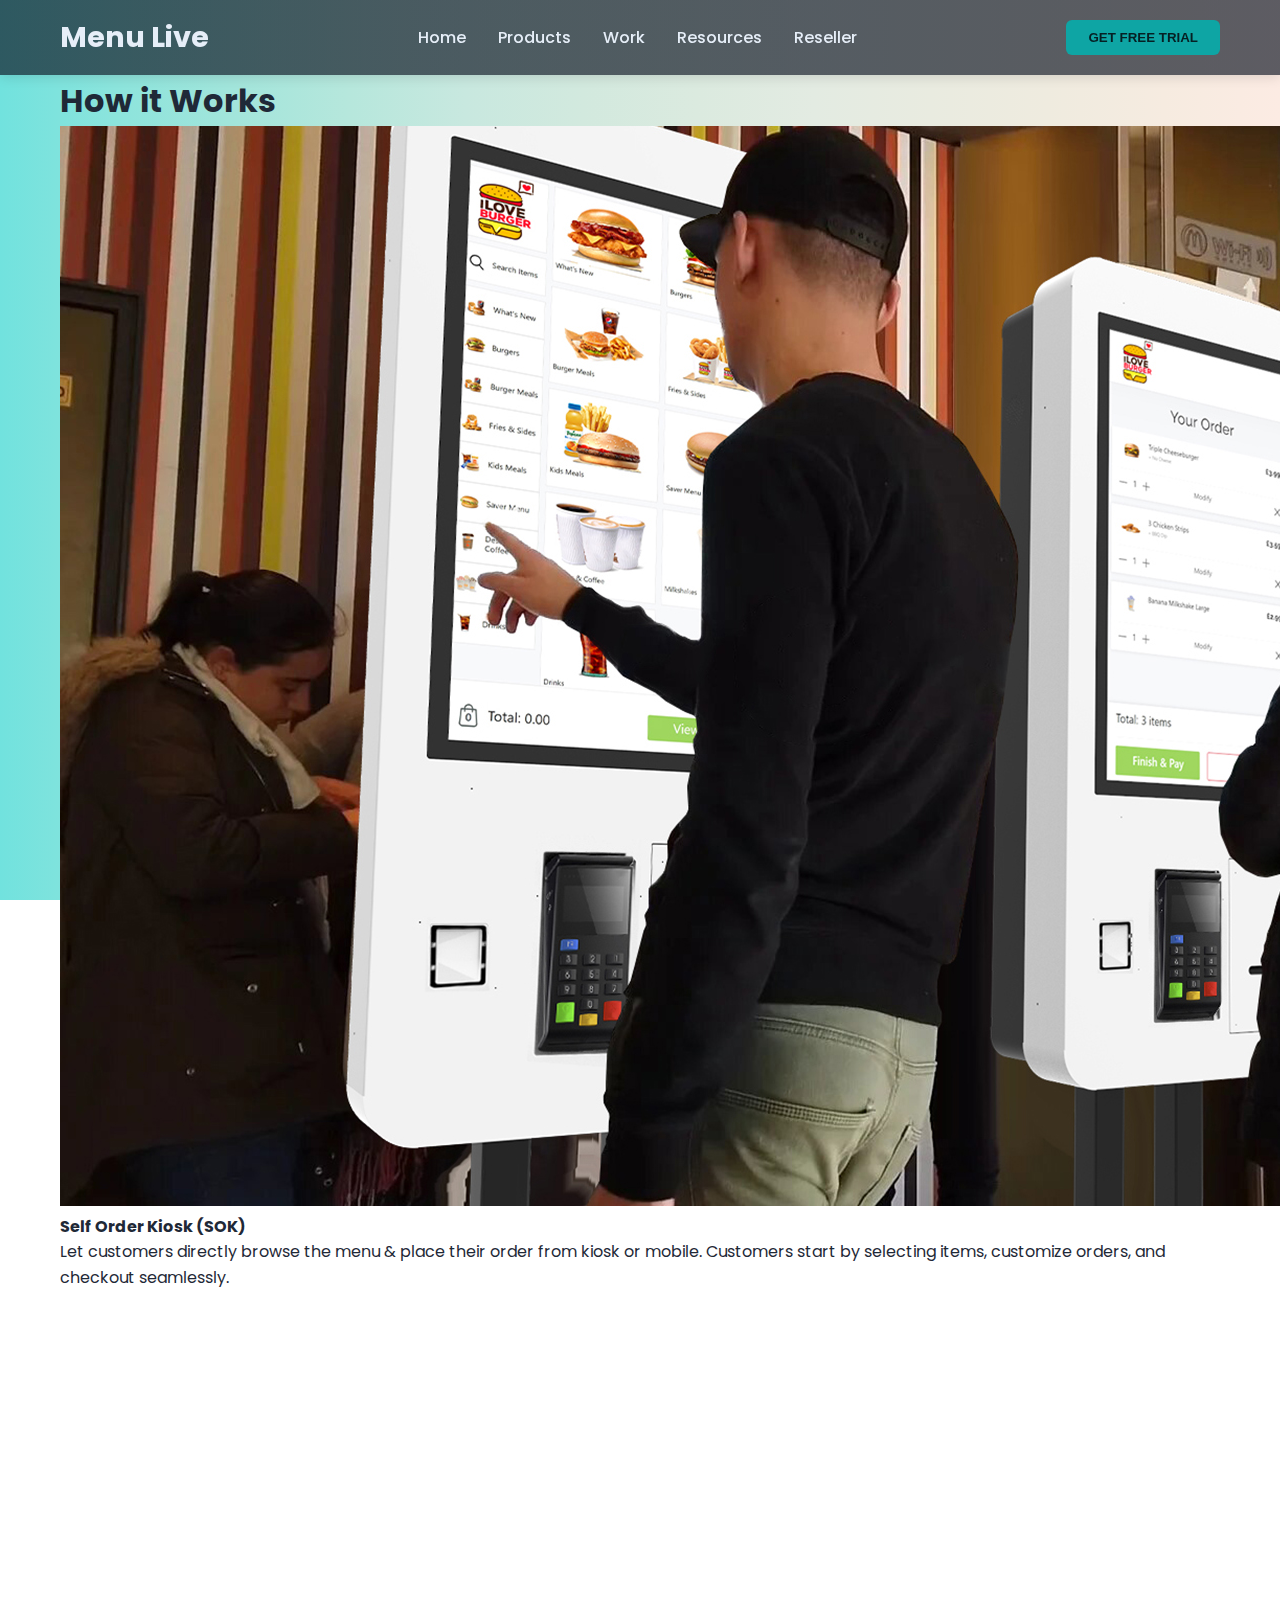
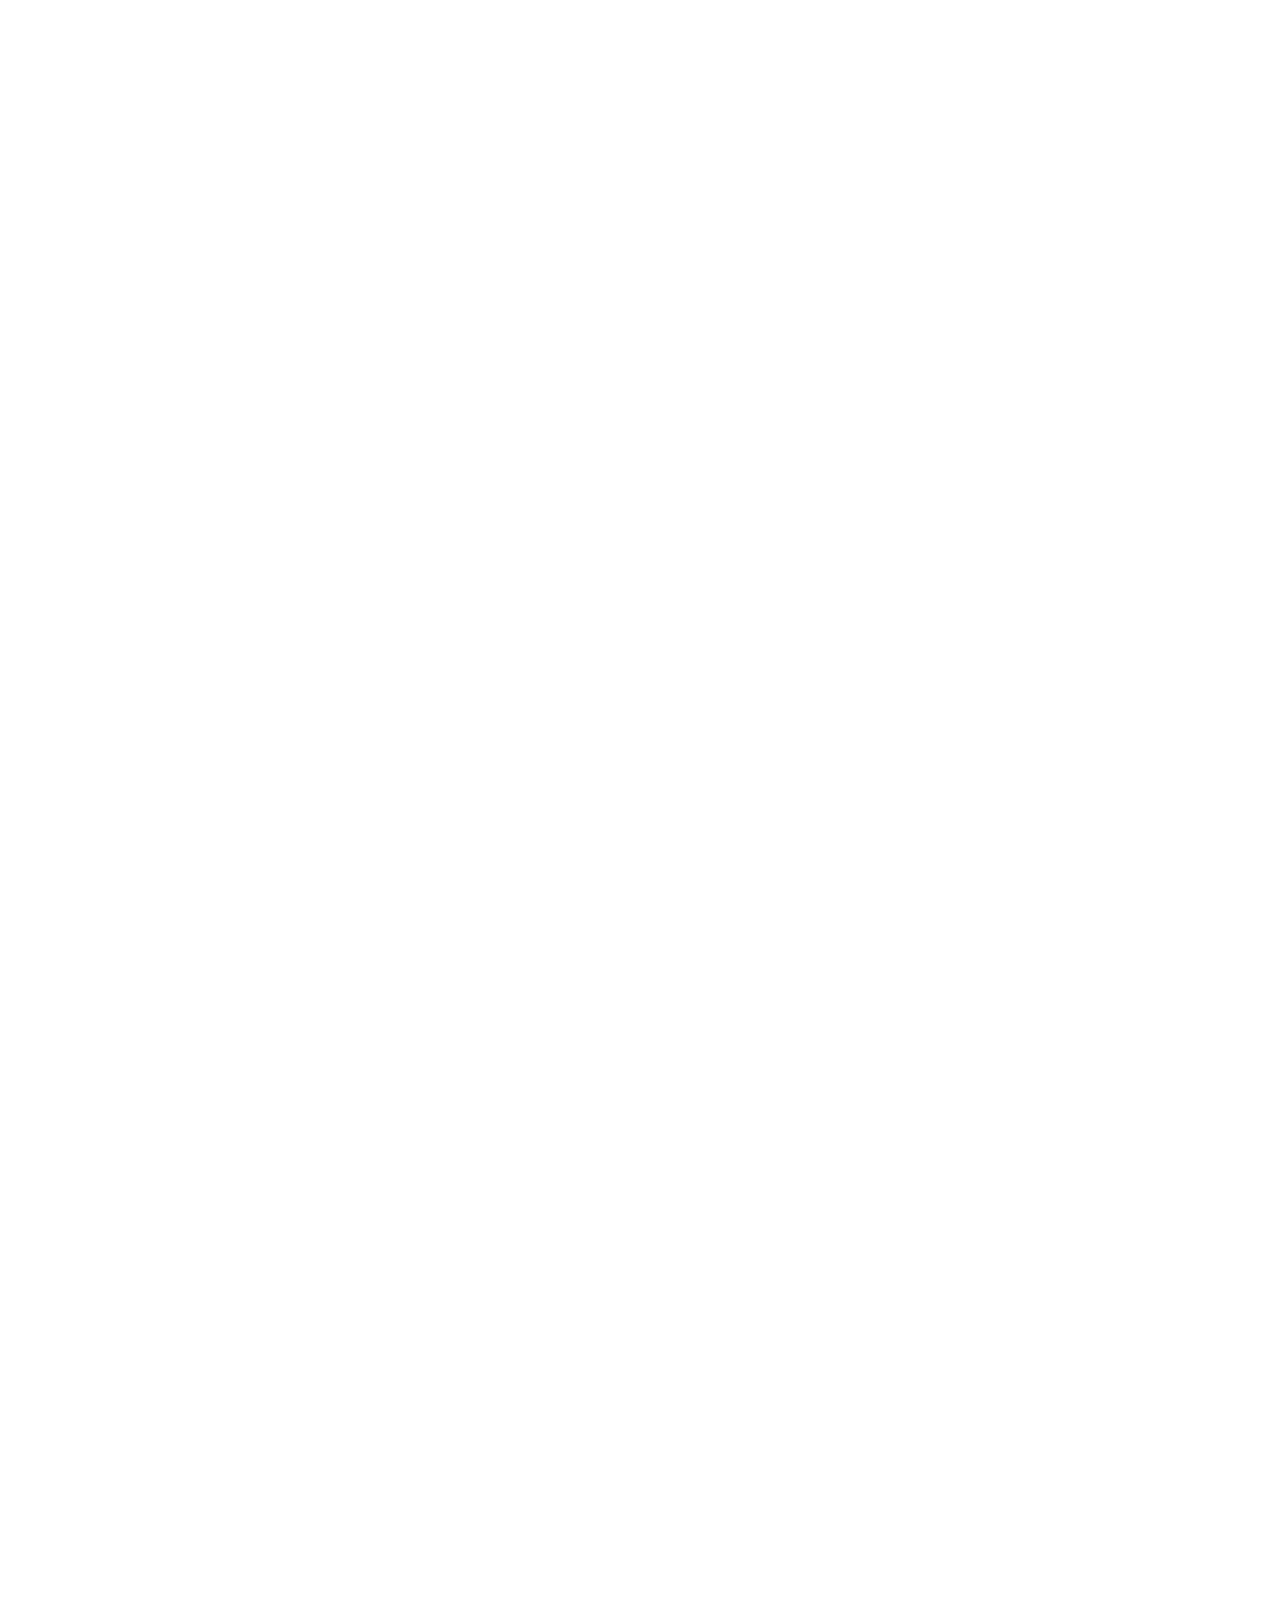
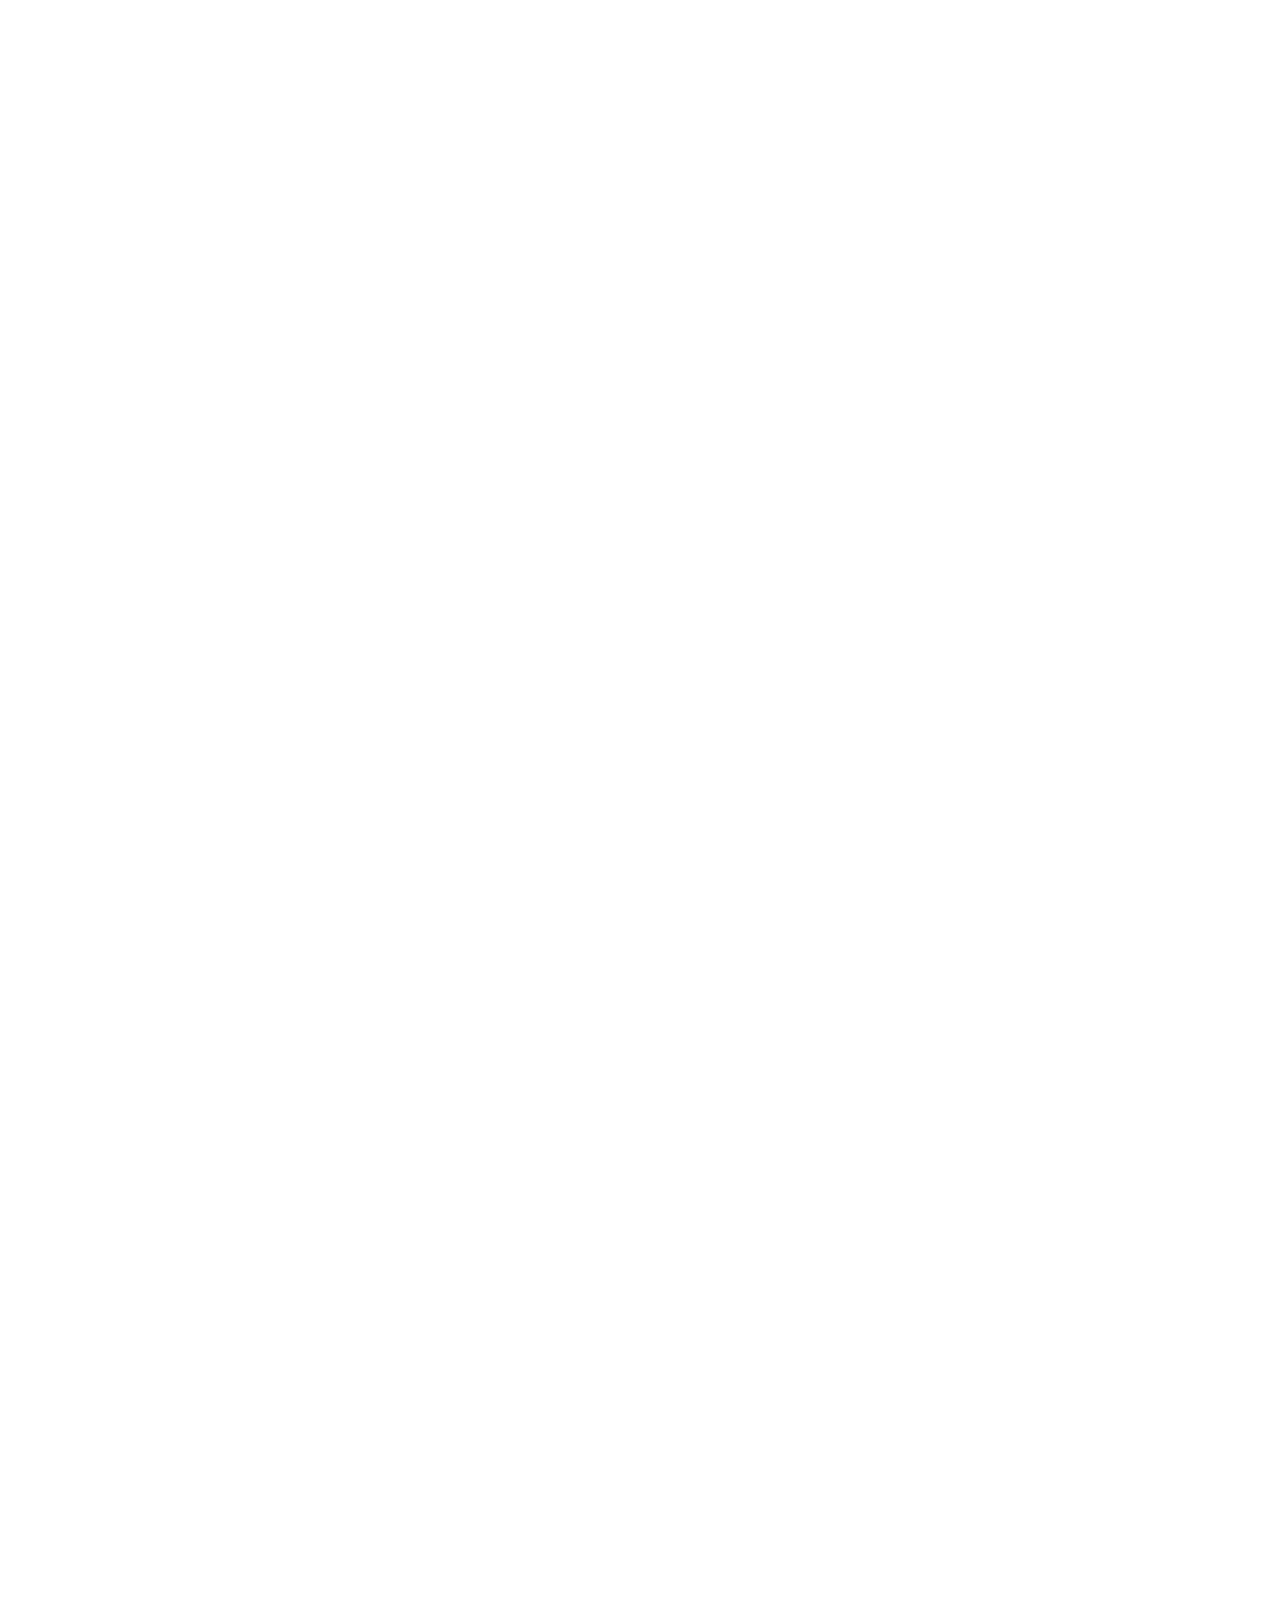
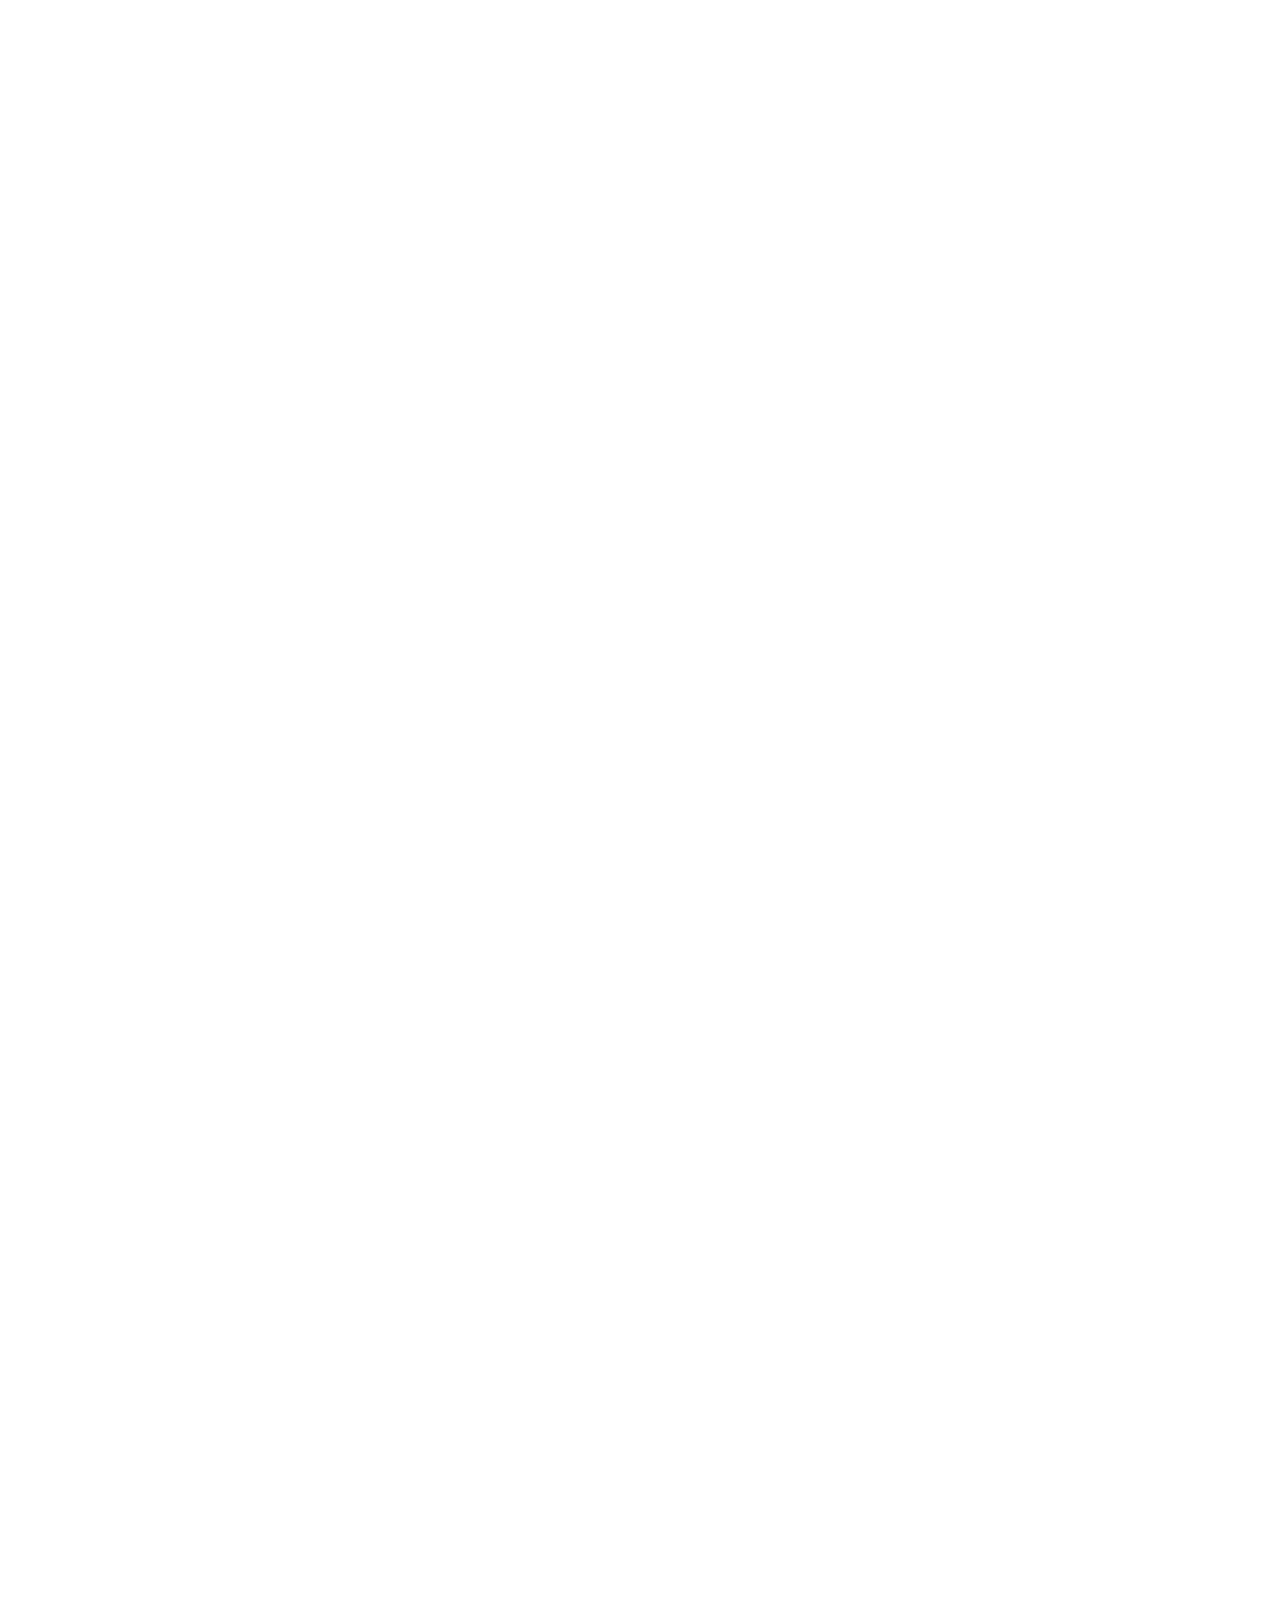
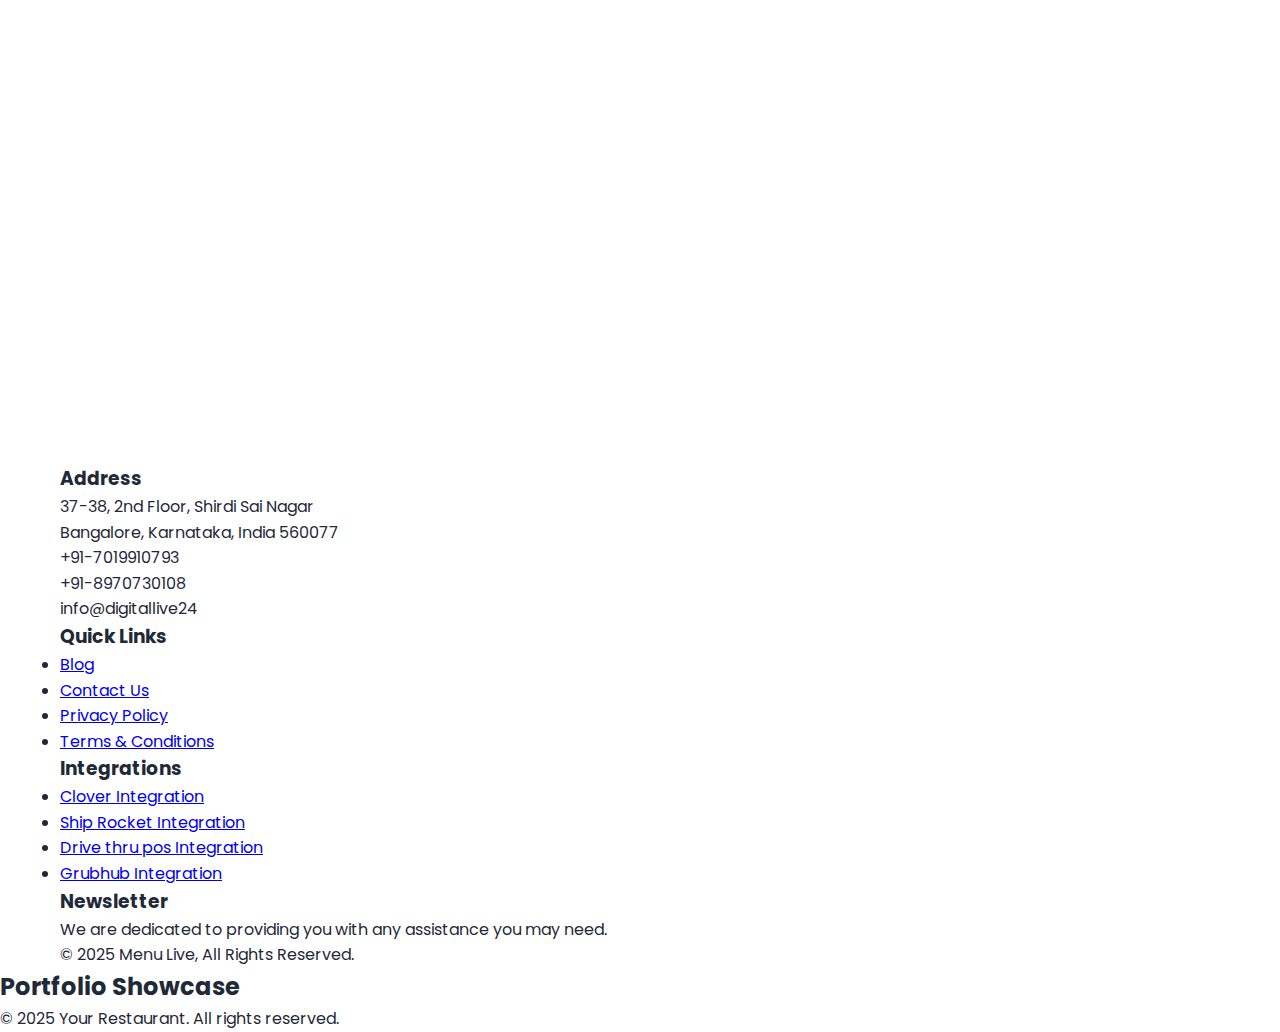
<file: work.html>
<!DOCTYPE html>
<html lang="en">
<head>
    <meta charset="UTF-8">
    <meta name="viewport" content="width=device-width, initial-scale=1.0">
    <title>Our Work - Menu Live</title>
    <link rel="stylesheet" href="styles.css">
    <link rel="preconnect" href="https://fonts.googleapis.com">
    <link rel="preconnect" href="https://fonts.gstatic.com" crossorigin>
    <link href="https://fonts.googleapis.com/css2?family=Poppins:wght@300;400;500;600;700;800&display=swap" rel="stylesheet">
</head>
<body>
    <!-- Navigation -->
    <nav class="navbar">
        <div class="container">
            <div class="nav-wrapper">
                <div class="logo">
                    <h2>Menu Live</h2>
                </div>
                <ul class="nav-menu">
                    <li><a href="index.html">Home</a></li>
                    <li><a href="products.html">Products</a></li>
                    <li><a href="work.html">Work</a></li>
                    <li><a href="resources.html">Resources</a></li>
                    <li><a href="reseller.html">Reseller</a></li>
                </ul>
                <button class="get-trial-btn">GET FREE TRIAL</button>
                <div class="hamburger">
                    <span></span>
                    <span></span>
                    <span></span>
                </div>
            </div>
        </div>
    </nav>
    <main>
        <div class="container">
            <h1 class="section-title">How it Works</h1>

            <section class="use-cases">
                <div class="use-cases-grid">
                    <div class="use-case-item">
                        <img src="assets/img/sok3.jpg" alt="Self Order Kiosk" class="use-case-img">
                        <h4>Self Order Kiosk (SOK)</h4>
                        <p>Let customers directly browse the menu & place their order from kiosk or mobile. Customers start by selecting items, customize orders, and checkout seamlessly.</p>
                    </div>
                    <div class="use-case-item">
                        <img src="assets/img/TOK.jpg" alt="Table Top Order" class="use-case-img">
                        <h4>Table Top Order</h4>
                        <p>Tabletop ordering enables customers to place orders directly from their table via QR or tablet, improving throughput and order accuracy.</p>
                    </div>
                    <div class="use-case-item">
                        <img src="assets/img/digitalmenu.jpeg" alt="Digital Menu" class="use-case-img">
                        <h4>Digital Menu for Restaurant</h4>
                        <p>Easy, advanced & dynamic digital menu signage for your restaurant. Create templates and publish quickly across devices.</p>
                    </div>
                    <div class="use-case-item">
                        <img src="assets/img/POS.jpeg" alt="Point of Sale" class="use-case-img">
                        <h4>Point of Sale</h4>
                        <p>Support the entire sales process with an intuitive POS, integrated payments and staff role management.</p>
                    </div>
                    <div class="use-case-item">
                        <img src="assets/img/kod.jpg" alt="Kitchen Order Display" class="use-case-img">
                        <h4>Kitchen Order Display (KOD)</h4>
                        <p>Route orders to kitchen stations with KOD screens to speed up meal preparation and reduce errors.</p>
                    </div>
                    <div class="use-case-item">
                        <img src="assets/img/Inventory.jpg" alt="Inventory Display" class="use-case-img">
                        <h4>Inventory Display</h4>
                        <p>Manage stock, prevent waste, and maintain menu availability with integrated inventory controls.</p>
                    </div>
                    <div class="use-case-item">
                        <img src="assets/img/Online_ordering.png" alt="Online Ordering" class="use-case-img">
                        <h4>Online Ordering</h4>
                        <p>Enable pickup or delivery ordering online with contactless delivery options.</p>
                    </div>
                </div>
            </section>
        </div>
    </main>

    <footer class="footer">
        <div class="container">
            <div class="footer-content">
                <div class="footer-section">
                    <h3>Address</h3>
                    <p>37-38, 2nd Floor, Shirdi Sai Nagar<br>Bangalore, Karnataka, India 560077</p>
                    <p>+91-7019910793<br>+91-8970730108</p>
                    <p>info@digitallive24</p>
                </div>
                <div class="footer-section">
                    <h3>Quick Links</h3>
                    <ul>
                        <li><a href="#">Blog</a></li>
                        <li><a href="#">Contact Us</a></li>
                        <li><a href="#">Privacy Policy</a></li>
                        <li><a href="#">Terms & Conditions</a></li>
                    </ul>
                </div>
                <div class="footer-section">
                    <h3>Integrations</h3>
                    <ul>
                        <li><a href="#">Clover Integration</a></li>
                        <li><a href="#">Ship Rocket Integration</a></li>
                        <li><a href="#">Drive thru pos Integration</a></li>
                        <li><a href="#">Grubhub Integration</a></li>
                    </ul>
                </div>
                <div class="footer-section">
                    <h3>Newsletter</h3>
                    <p>We are dedicated to providing you with any assistance you may need.</p>
                </div>
            </div>
            <div class="footer-bottom">
                <p>&copy; 2025 Menu Live, All Rights Reserved.</p>
            </div>
        </div>
    </footer>
                <h2>Portfolio Showcase</h2>
                <div class="work-grid">
                    <!-- Portfolio items will go here -->
                </div>
            </section>
        </main>
        <footer>
            <p>&copy; 2025 Your Restaurant. All rights reserved.</p>
        </footer>
    </div>
    <script src="script.js"></script>
</body>
</html>
</file>
<file: styles.css>
* {
    margin: 0;
    padding: 0;
    box-sizing: border-box;
}

:root{
    --bg-dark-1: #0b1220; /* deep navy */
    --bg-dark-2: #0f1724; /* darker gradient */
    --accent: #0ea5a4; /* teal accent */
    --accent-2: #86efac; /* soft green for hover */
    --muted: #98a2b3;
   
    --header-gradient: linear-gradient(135deg, #7c3aed 0%, #10b981 100%); /* purple->green */
    /* Panel/card background: subtle shadowy gradient instead of flat white */
    --panel-bg: linear-gradient(180deg, rgba(2,6,23,0.03), rgba(2,6,23,0.01));
    /* User provided theme gradient (applied to body and navbar) */
    --theme-gradient: linear-gradient(to right, #71e2de, #8ce4dc, #a2e5db, #b6e7dc, #c8e8df, #d2e9de, #dbeadf, #e3ebe2, #e9ebe0, #efebdf, #f6ebe0, #fcebe3);
}
body {
    font-family: 'Poppins', sans-serif;
    line-height: 1.6;
    color: #1f2937; /* main body text */
    overflow-x: hidden;
    /* Apply user's theme gradient as the page background */
    background: var(--theme-gradient);
    background-attachment: fixed;
    background-size: cover;
    background-position: center;
}

.container {
    max-width: 1200px;
    margin: 0 auto;
    padding: 0 20px;
}

/* Navigation */
.navbar {
    /* Layer the theme gradient under a semi-opaque dark overlay so content stays readable.
       Backdrop blur stays enabled for the frosted effect. */
    background: linear-gradient(rgba(11,18,32,0.66), rgba(11,18,32,0.66)), var(--theme-gradient);
    padding: 0.9rem 0;
    position: sticky;
    top: 0;
    z-index: 1000;
    box-shadow: 0 2px 12px rgba(0,0,0,0.12);
    /* subtle blur for a modern frosted-glass navbar */
    -webkit-backdrop-filter: blur(6px);
    backdrop-filter: blur(6px);
    transition: background 0.18s ease, box-shadow 0.18s ease, transform 0.12s ease;
}


.nav-wrapper {
    display: flex;
    justify-content: space-between;
    align-items: center;
}

.logo h2 {
    color: #e6eef8;
    font-size: 1.8rem;
    font-weight: 700;
}

.nav-menu {
    display: flex;
    list-style: none;
    gap: 2rem;
}

.nav-menu a {
    color: #e6eef8;
    text-decoration: none;
    font-weight: 500;
    transition: color 0.2s ease;
}

.nav-menu a:hover {
    color: var(--accent);
}

.get-trial-btn {
    background: var(--accent);
    color: #062024;
    border: none;
    padding: 10px 22px;
    border-radius: 6px;
    font-weight: 700;
    cursor: pointer;
    transition: background 0.18s ease, transform 0.12s ease;
}

.get-trial-btn:hover {
    background: var(--accent-2);
    transform: translateY(-2px);
}

.hamburger {
    display: none;
    flex-direction: column;
    cursor: pointer;
    gap: 5px;
}

.hamburger span {
    width: 25px;
    height: 3px;
    background: #fff;
    border-radius: 3px;
}

/* Mobile menu expanded state */
.nav-menu.mobile,
.nav-menu.active {
    display: flex;
    flex-direction: column;
    gap: 0.5rem;
    position: absolute;
    right: 20px;
    top: calc(100% + 6px);
    /* match navbar opacity for consistency when dropdown is open */
    background: rgba(15,23,36,0.96);
    padding: 12px 14px;
    border-radius: 10px;
    box-shadow: 0 8px 28px rgba(0,0,0,0.25);
    min-width: 200px;
}

.nav-menu.active a {
    padding: 8px 6px;
    color: #e6eef8;
}

/* Hamburger active state (X icon) */
.hamburger.active span:nth-child(1) {
    transform: translateY(8px) rotate(45deg);
}
.hamburger.active span:nth-child(2) {
    opacity: 0;
}
.hamburger.active span:nth-child(3) {
    transform: translateY(-8px) rotate(-45deg);
}

/* Hero Section */
.hero {   
    background: linear-gradient(var(--theme-gradient);
    background-size: cover;
    background-position: center;
    padding: 4rem 0;
    color: #e6eef8;
}

.hero .container {
    display: grid;
    grid-template-columns: 1fr 1fr;
    gap: 3rem;
    align-items: center;
}

.hero-title {
    font-size: 3rem;
    font-weight: 800;
    margin-bottom: 1rem;
    line-height: 1.15;
    color: #fff;
}

.hero-subtitle {
    font-size: 1.1rem;
    margin-bottom: 1.6rem;
    font-weight: 400;
    color: #dbeafe;
}

.feature-rotator {
    display: inline-flex;
    align-items: center;
    gap: 1rem;
    margin-bottom: 1.25rem;
}

.feature-text {
    font-size: 1.05rem;
    font-weight: 700;
    color: #e6eef8;
    padding: 10px 14px;
    border-radius: 8px;
    background: rgba(255,255,255,0.03);
    min-width: 220px;
    display: inline-block;
    text-align: left;
}

.feature-text.fade-out {
    opacity: 0;
    transform: translateY(-6px);
    transition: opacity 0.28s ease, transform 0.28s ease;
}

.feature-text.fade-in {
    opacity: 1;
    transform: translateY(0);
    transition: opacity 0.28s ease, transform 0.28s ease;
}

.hero-buttons {
    display: flex;
    gap: 1rem;
}

.btn-primary {
    background: var(--accent);
    color: #062024;
    border: none;
    padding: 12px 30px;
    border-radius: 6px;
    font-weight: 700;
    cursor: pointer;
    transition: transform 0.12s ease, filter 0.12s ease;
    font-size: 1rem;
}

.btn-primary:hover {
    filter: brightness(1.03);
    transform: translateY(-2px);
}

.btn-secondary {
    background: transparent;
    color: #e6eef8;
    border: 2px solid rgba(230,238,248,0.18);
    padding: 12px 30px;
    border-radius: 6px;
    font-weight: 600;
    cursor: pointer;
    transition: background 0.18s ease, color 0.18s ease;
    font-size: 1rem;
}

.btn-secondary:hover {
    background: rgba(255,255,255,0.06);
    color: var(--accent);
    box-shadow: 0 10px 24px rgba(2,6,23,0.08);
}

/* Shiny sweep effect for buttons (subtle) */
.btn-primary,
.btn-secondary,
.get-trial-btn {
    position: relative;
    overflow: hidden;
}

.btn-primary::after,
.btn-secondary::after,
.get-trial-btn::after {
    content: "";
    position: absolute;
    top: -60%;
    left: -80%;
    width: 40%;
    height: 220%;
    background: linear-gradient(120deg, rgba(255,255,255,0.16) 0%, rgba(255,255,255,0.06) 40%, rgba(255,255,255,0.02) 60%, rgba(255,255,255,0));
    transform: translateX(0) skewX(-22deg);
    transition: transform 0.6s cubic-bezier(.2,.9,.3,1);
    pointer-events: none;
}

.btn-primary:hover::after,
.btn-secondary:hover::after,
.get-trial-btn:hover::after {
    transform: translateX(260%) skewX(-22deg);
}

/* Ensure button text remains above the shine */
.btn-primary, .btn-secondary, .get-trial-btn { z-index: 1; }
.btn-primary * , .btn-secondary * { position: relative; z-index: 2; }

/* Hero Image */
.hero-img {
    width: 100%;
    height: 520px; 
    object-fit: contain;
    border-radius: 10px;
    /* box-shadow: 0 10px 30px rgba(0,0,0,0.2); */
}

.placeholder-image {
    background: rgba(255,255,255,0.1);
    height: 400px;
    display: flex;
    align-items: center;
    justify-content: center;
    border-radius: 10px;
    -webkit-backdrop-filter: blur(10px);
    backdrop-filter: blur(10px);
}

.placeholder-image p {
    font-size: 2rem;
    font-weight: 600;
}

/* Partners Section */
.partners {
    padding: 4rem 0;
    background: #f8fafc;
}

.section-title {
    font-size: 2.2rem;
    font-weight: 800;
    text-align: center;
    margin-bottom: 2.6rem;
    color: #0f1724;
}

.partners-grid {
    display: grid;
    grid-template-columns: repeat(4, 1fr);
    gap: 2rem;
}

.partner-item {
    background: #fff;
    padding: 1rem;
    text-align: center;
    border-radius: 10px;
    box-shadow: 0 6px 18px rgba(12,20,32,0.06);
    transition: transform 0.25s ease;
    overflow: hidden;
    display: flex;
    align-items: center;
    justify-content: center;
}

.partner-item img {
    width: 100%;
    height: 120px;
    object-fit: contain;
    border-radius: 8px;
}

.partner-item:hover {
    transform: translateY(-5px);
}

/* Stats Section */
.stats {
    padding: 4rem 0;
    background: linear-gradient(135deg, #667eea 0%, #764ba2 100%);
}

.stats-grid {
    display: grid;
    grid-template-columns: repeat(3, 1fr);
    gap: 2rem;
    text-align: center;
}

.stat-item h3 {
    font-size: 3rem;
    font-weight: 800;
    color: #fff;
    margin-bottom: 0.5rem;
}

.stat-item p {
    font-size: 1.2rem;
    color: #fff;
    font-weight: 500;
}

/* No Waiting Section */
.no-waiting {
    padding: 4rem 0;
    background: #fff;
}

.no-waiting-content {
    text-align: center;
}

.section-subtitle {
    font-size: 1.5rem;
    margin: 1rem 0;
    color: #666;
}

.no-waiting-content p {
    font-size: 1.1rem;
    color: #666;
    margin-bottom: 2rem;
}

/* Use Cases Section */
.use-cases {
    padding: 4rem 0;
    background: #f8f9fa;
}

.use-cases-grid {
    display: grid;
    grid-template-columns: repeat(3, 1fr);
    gap: 2rem;
}

.use-case-item {
    background: #fff;
    padding: 0;
    border-radius: 10px;
    text-align: center;
    box-shadow: 0 4px 6px rgba(0,0,0,0.1);
    transition: transform 0.3s;
    overflow: hidden;
    display: flex;
    flex-direction: column;
}

.use-case-item:hover {
    transform: translateY(-5px);
}

.use-case-icon {
    font-size: 3rem;
    margin-bottom: 1rem;
}

.use-case-img {
    width: 100%;
    height: 250px;
    object-fit: cover;
    display: block;
}

.use-case-item h4 {
    font-size: 1.3rem;
    font-weight: 700;
    margin: 1.5rem 1.5rem 0.5rem;
    color: #333;
    padding-top: 0;
}

.use-case-item p {
    color: #666;
    line-height: 1.6;
    margin: 0 1.5rem 1.5rem;
    padding-bottom: 0;
}

/* Hardware Section */
.hardware {
    padding: 4rem 0;
    background: #fff;
}

.hardware-tabs {
    display: flex;
    justify-content: center;
    gap: 1rem;
    margin-bottom: 3rem;
}

.tab-btn {
    background: #f8f9fa;
    border: none;
    padding: 10px 25px;
    border-radius: 5px;
    font-weight: 600;
    cursor: pointer;
    transition: all 0.3s;
    color: #666;
}

.tab-btn:hover,
.tab-btn.active {
    background: linear-gradient(135deg, #667eea 0%, #764ba2 100%);
    color: #fff;
}

.hardware-grid {
    display: grid;
    grid-template-columns: repeat(3, 1fr);
    gap: 2rem;
}

.hardware-item {
    background: #f8f9fa;
    padding: 0;
    border-radius: 10px;
    text-align: center;
    transition: transform 0.3s;
    overflow: hidden;
    box-shadow: 0 4px 6px rgba(0,0,0,0.1);
}

.hardware-item:hover {
    transform: translateY(-5px);
}

.hardware-img {
    width: 100%;
    height: 250px;
    object-fit:contain;
    display: block;
}

.hardware-item h4 {
    padding: 1.5rem 1.5rem 0.5rem;
    margin: 0;
}

.hardware-item p {
    padding: 0 1.5rem 1.5rem;
    margin: 0;
}

.hardware-placeholder {
    font-size: 3rem;
    margin-bottom: 1rem;
}

.hardware-item h4 {
    font-size: 1.2rem;
    font-weight: 700;
    margin-bottom: 0.5rem;
    color: #333;
}

.hardware-item p {
    color: #666;
}

.hardware-item.hidden {
    display: none;
}

/* Services Section */
.services {
    padding: 4rem 0;
    background: var(--panel-bg);
}
.services-grid {
    display: grid;
    grid-template-columns: repeat(3, 1fr);
    gap: 2rem;
}

.service-item {
    background: #fff;
    padding: 2rem;
    border-radius: 10px;
    box-shadow: 0 4px 6px rgba(0,0,0,0.1);
    transition: transform 0.3s;
}

.service-item:hover {
    transform: translateY(-5px);
}

.service-icon {
    font-size: 3rem;
    margin-bottom: 1rem;
}

.service-item h3 {
    font-size: 1.2rem;
    font-weight: 700;
    margin-bottom: 0.5rem;
    color: #333;
}

.service-item h4 {
    font-size: 1rem;
    font-weight: 600;
    color: #667eea;
    margin-bottom: 0.5rem;
}

.service-item p {
    color: #666;
    line-height: 1.6;
}

/* Contact Section */
.contact {
    padding: 4rem 0;
    background: #fff;
}

.about-section {
    max-width: 800px;
    margin: 0 auto;
    text-align: center;
}

.about-section h2 {
    font-size: 2rem;
    font-weight: 700;
    margin-bottom: 1rem;
    color: #333;
}

.about-section h1 {
    font-size: 3rem;
    font-weight: 800;
    margin-bottom: 2rem;
    background: linear-gradient(135deg, #667eea 0%, #764ba2 100%);
    -webkit-background-clip: text;
    -webkit-text-fill-color: transparent;
    background-clip: text;
}

.about-section p {
    color: #666;
    margin-bottom: 1.5rem;
    line-height: 1.8;
    font-size: 1.1rem;
}

/* Footer */
.footer {
    background: var(--bg-dark-1);
    color: #cbd5e1;
    padding: 3rem 0 1rem;
}

.footer-content {
    display: grid;
    grid-template-columns: repeat(4, 1fr);
    gap: 2rem;
    margin-bottom: 2rem;
}

.footer-section h3 {
    font-size: 1.2rem;
    font-weight: 700;
    margin-bottom: 1rem;
}

.footer-section p {
    margin-bottom: 0.5rem;
    line-height: 1.8;
}

.footer-section ul {
    list-style: none;
}

.footer-section ul li {
    margin-bottom: 0.5rem;
}

.footer-section ul li a {
    color: #fff;
    text-decoration: none;
    transition: color 0.3s;
}

.footer-section ul li a:hover {
    color: var(--accent);
}

.footer-bottom {
    text-align: center;
    padding-top: 2rem;
    border-top: 1px solid #444;
}

/* Modal */
.modal {
    display: none;
    position: fixed;
    z-index: 2000;
    left: 0;
    top: 0;
    width: 100%;
    height: 100%;
    background-color: rgba(0,0,0,0.5);
    animation: fadeIn 0.3s;
}

.modal-content {
    background-color: #fff;
    margin: 10% auto;
    padding: 2rem;
    border-radius: 10px;
    max-width: 500px;
    position: relative;
}

.close {
    color: #aaa;
    font-size: 28px;
    font-weight: bold;
    position: absolute;
    right: 20px;
    top: 10px;
    cursor: pointer;
}

.close:hover,
.close:focus {
    color: #000;
}

.modal-content h2 {
    margin-bottom: 1rem;
    color: #333;
}

.modal-content p {
    color: #666;
    margin-bottom: 1rem;
}

.modal-content form {
    display: flex;
    flex-direction: column;
    gap: 1rem;
}

.modal-content input,
.modal-content textarea {
    padding: 12px;
    border: 1px solid #ddd;
    border-radius: 5px;
    font-family: 'Poppins', sans-serif;
}

.modal-content textarea {
    resize: vertical;
}

@keyframes fadeIn {
    from { opacity: 0; }
    to { opacity: 1; }
}

/* Hardware carousel modal styles */
.carousel-modal {
    display: none;
    position: fixed;
    inset: 0;
    z-index: 3000;
    align-items: center;
    justify-content: center;
}
.carousel-modal.visible { display: flex; }
.carousel-overlay {
    position: absolute;
    inset: 0;
    background: rgba(0,0,0,0.75);
}
.carousel-content {
    position: relative;
    max-width: 1000px;
    width: min(92%, 1000px);
    margin: 0 auto;
    z-index: 2;
    display: grid;
    grid-template-columns: 64px 1fr 64px;
    gap: 12px;
    align-items: center;
}
.carousel-slide {
    grid-column: 2 / 3;
    display: flex;
    align-items: center;
    justify-content: center;
    background: transparent;
}
.carousel-slide img {
    max-width: 100%;
    max-height: calc(100vh - 160px);
    object-fit: contain;
    border-radius: 8px;
    box-shadow: 0 14px 40px rgba(0,0,0,0.45);
    background: #111;
}
.carousel-close,
.carousel-prev,
.carousel-next {
    background: rgba(255,255,255,0.06);
    border: none;
    color: #fff;
    padding: 10px 14px;
    font-size: 26px;
    border-radius: 8px;
    cursor: pointer;
    transition: background 0.18s ease, transform 0.12s ease;
}
.carousel-close { position: absolute; right: 8px; top: 8px; z-index: 3; background: transparent; font-size: 32px; }
.carousel-prev:hover, .carousel-next:hover, .carousel-close:hover { transform: translateY(-3px); background: rgba(255,255,255,0.12); }
.carousel-prev, .carousel-next { height: 56px; width: 56px; display: inline-flex; align-items: center; justify-content: center; }
.carousel-counter { grid-column: 2 / 3; text-align: center; color: #fff; margin-top: 10px; font-weight: 600; }

@media (max-width: 640px) {
    .carousel-content { grid-template-columns: 48px 1fr 48px; }
    .carousel-prev, .carousel-next { height: 44px; width: 44px; font-size: 20px; }
}

/* Image Responsive Styles */
img {
    max-width: 100%;
    height: auto;
}

/* Responsive Design */
@media (max-width: 1024px) {
    .hero .container {
        grid-template-columns: 1fr;
    }
    
    .hero-image {
        order: -1;
    }
    
    .features-grid {
        grid-template-columns: repeat(2, 1fr);
    }
    
    .partners-grid,
    .use-cases-grid,
    .services-grid,
    .hardware-grid {
        grid-template-columns: repeat(2, 1fr);
    }
}

@media (max-width: 768px) {
    .nav-menu {
        display: none;
    }
    
    .get-trial-btn {
        display: none;
    }
    
    .hamburger {
        display: flex;
    }
    
    .hero-title {
        font-size: 2rem;
    }
    
    .hero-img {
        height: 300px;
    }
    
    .use-case-img,
    .hardware-img {
        height: 200px;
    }
    
    .partner-item img {
        height: 80px;
    }
    
    .features-grid {
        grid-template-columns: 1fr;
    }
    
    .partners-grid,
    .use-cases-grid,
    .services-grid,
    .hardware-grid,
    .stats-grid {
        grid-template-columns: 1fr;
    }
    
    .footer-content {
        grid-template-columns: 1fr;
    }
    
    .section-title {
        font-size: 2rem;
    }
}

@media (max-width: 480px) {
    .hero-title {
        font-size: 1.5rem;
    }
    
    .hero-subtitle {
        font-size: 1rem;
    }
    
    .hero-buttons {
        flex-direction: column;
    }
    
    .btn-primary,
    .btn-secondary {
        width: 100%;
    }
}

/* Utility classes moved from inline styles */
.center-note {
    text-align: center;
    margin-bottom: 1rem;
}

.partners-padding {
    padding-top: 1rem;
}

.section-bottom {
    margin-bottom: 2rem;
}

/* Active link styling for navbar */
.nav-menu a.active-link {
    color: var(--accent);
    font-weight: 700;
}

/* Page-specific layout for cloned pages */
.products-grid {
    display: grid;
    grid-template-columns: repeat(3, 1fr);
    gap: 1.5rem;
    margin: 2rem 0 4rem;
}

.product-card {
    background: #fff;
    padding: 1.5rem;
    border-radius: 10px;
    box-shadow: 0 6px 18px rgba(0,0,0,0.06);
    transition: transform 0.25s ease, box-shadow 0.25s ease;
}

/* Card hover elevation & unified transitions */
.product-card,
.service-item,
.use-case-item,
.partner-item,
.hardware-item,
.resource-card {
    transition: transform 0.28s ease, box-shadow 0.28s ease, border-color 0.28s ease;
    will-change: transform;
}

.product-card:hover,
.service-item:hover,
.use-case-item:hover,
.partner-item:hover,
.hardware-item:hover,
.resource-card:hover {
    transform: translateY(-8px) scale(1.01);
    box-shadow: 0 18px 40px rgba(2,6,23,0.16);
}

.product-card h2 {
    font-size: 1.2rem;
    margin-bottom: 0.5rem;
    color: #333;
}

.product-card p {
    color: #666;
    line-height: 1.6;
}

.work-grid {
    display: grid;
    grid-template-columns: repeat(3, 1fr);
    gap: 1.5rem;
    margin-top: 1.5rem;
}

.resource-card {
    background: #fff;
    padding: 1.5rem;
    border-radius: 10px;
    box-shadow: 0 6px 18px rgba(0,0,0,0.06);
}

.resource-list {
    list-style: disc inside;
    color: #444;
}

.reseller-info {
    display: grid;
    grid-template-columns: 1fr 420px;
    gap: 2rem;
    align-items: start;
    margin: 2rem 0 4rem;
}

.benefits ul {
    list-style: disc inside;
    color: #444;
}

.contact-form {
    background: #fff;
    padding: 1rem;
    border-radius: 8px;
    box-shadow: 0 6px 18px rgba(0,0,0,0.06);
}

.contact-form .form-group {
    margin-bottom: 0.75rem;
}

.contact-form label {
    display: block;
    margin-bottom: 0.25rem;
    font-weight: 600;
    color: #333;
}

.contact-form input,
.contact-form textarea {
    width: 100%;
    padding: 10px 12px;
    border: 1px solid #e6e6e6;
    border-radius: 6px;
    font-family: 'Poppins', sans-serif;
}

.contact-form button[type="submit"] {
    margin-top: 0.5rem;
    background: #667eea;
    color: #fff;
    border: none;
    padding: 10px 16px;
    border-radius: 6px;
    cursor: pointer;
}

@media (max-width: 1024px) {
    .products-grid,
    .work-grid {
        grid-template-columns: repeat(2, 1fr);
    }
    .reseller-info {
        grid-template-columns: 1fr;
    }
}

@media (max-width: 480px) {
    .products-grid,
    .work-grid {
        grid-template-columns: 1fr;
    }
}
</file>
